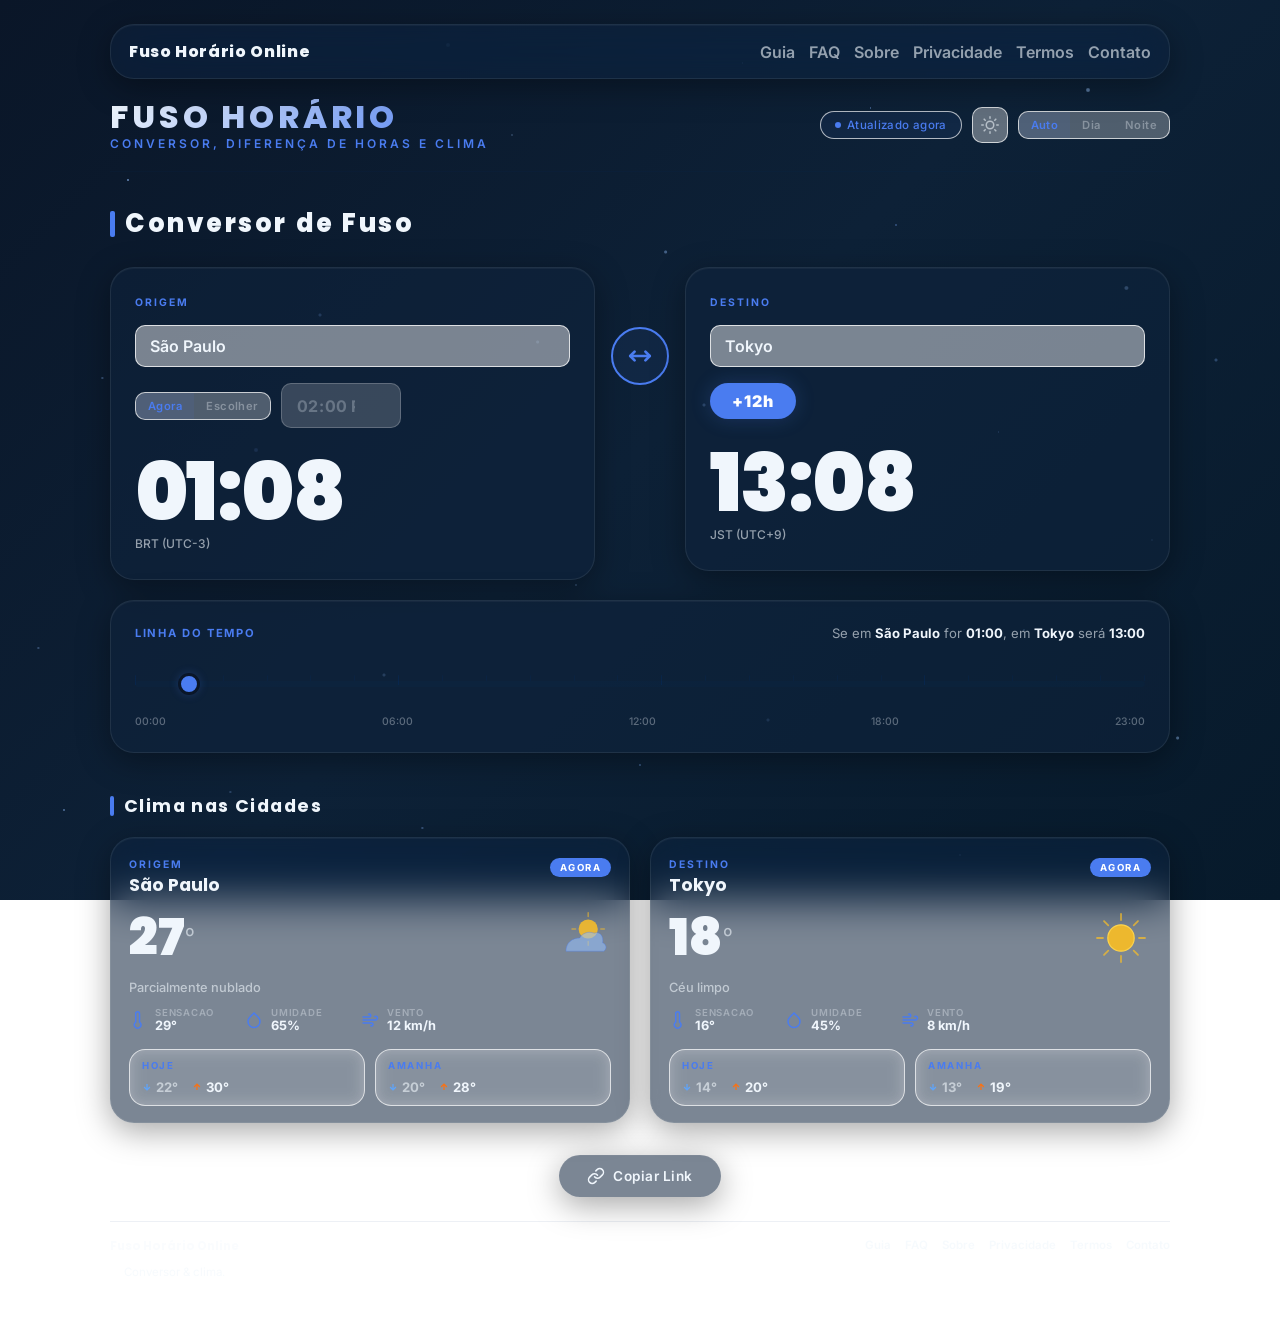
<file: index.html>
<!DOCTYPE html>
<html lang="pt-BR" data-theme="aurora" data-mode="auto">
<head>
  <meta charset="UTF-8" />
  <meta name="viewport" content="width=device-width, initial-scale=1.0" />
  <title>Fuso Hor&aacute;rio Online | Conversor de Hor&aacute;rio e Clima em Tempo Real</title>
  <meta
    name="description"
    content="Compare fusos hor&aacute;rios entre cidades, descubra a diferen&ccedil;a de horas e consulte o clima atual com contexto pr&aacute;tico para viagens, reuni&otilde;es e planejamento internacional."
  />
  <meta
    name="keywords"
    content="fuso horario, conversor de fuso horario, diferenca de horario, clima em tempo real, horario mundial, horario entre paises, que horas sao em outra cidade"
  />
  <meta name="author" content="Fuso Hor&aacute;rio Online" />
  <meta name="robots" content="index, follow, max-snippet:-1, max-image-preview:large, max-video-preview:-1" />
  <link rel="canonical" href="https://fusohorarioeclima.vercel.app/" />
  <meta name="google-site-verification" content="google8b57de95a74a641a" />
  <meta property="og:type" content="website" />
  <meta property="og:url" content="https://fusohorarioeclima.vercel.app/" />
  <meta property="og:title" content="Fuso Hor&aacute;rio Online | Conversor e Clima" />
  <meta
    property="og:description"
    content="Ferramenta gratuita para comparar hor&aacute;rios entre cidades e entender impacto em viagens, trabalho remoto e agenda internacional."
  />
  <meta property="og:image" content="https://fusohorarioeclima.vercel.app/favicon.png" />
  <meta property="og:image:width" content="512" />
  <meta property="og:image:height" content="512" />
  <meta property="og:locale" content="pt_BR" />
  <meta property="og:site_name" content="Fuso Hor&aacute;rio Online" />
  <meta name="twitter:card" content="summary" />
  <meta name="twitter:title" content="Fuso Hor&aacute;rio Online | Conversor e Clima" />
  <meta
    name="twitter:description"
    content="Consulte diferen&ccedil;as de hor&aacute;rio, clima atual e orienta&ccedil;&otilde;es para viagens e reuni&otilde;es internacionais."
  />
  <meta name="twitter:image" content="https://fusohorarioeclima.vercel.app/favicon.png" />
  <script type="application/ld+json">
  {
    "@context": "https://schema.org",
    "@type": "WebSite",
    "name": "Fuso Horario Online",
    "url": "https://fusohorarioeclima.vercel.app/",
    "inLanguage": "pt-BR",
    "description": "Site com conversor de fuso horario, explicacoes praticas sobre diferenca de horas e consulta de clima atual."
  }
  </script>
  <script async src="https://pagead2.googlesyndication.com/pagead/js/adsbygoogle.js?client=ca-pub-4090822520914978" crossorigin="anonymous"></script>
  <link rel="preconnect" href="https://fonts.googleapis.com" />
  <link rel="preconnect" href="https://fonts.gstatic.com" crossorigin />
  <link href="https://fonts.googleapis.com/css2?family=Inter:wght@300;400;500;600;700;800;900&family=Poppins:wght@300;400;500;600;700;800;900&display=swap" rel="stylesheet" />
  <link rel="icon" type="image/png" href="favicon.png" />
  <link rel="apple-touch-icon" href="favicon.png" />
  <link rel="stylesheet" href="styles.css" />
</head>
<body>
  <div id="bg-base" class="bg-layer bg-base" aria-hidden="true"></div>
  <div id="bg-stars" class="bg-layer bg-stars" aria-hidden="true"></div>
  <div id="bg-rain" class="bg-layer bg-rain" aria-hidden="true">
    <div class="rain-drop" style="--i:0"></div>
    <div class="rain-drop" style="--i:1"></div>
    <div class="rain-drop" style="--i:2"></div>
    <div class="rain-drop" style="--i:3"></div>
    <div class="rain-drop" style="--i:4"></div>
    <div class="rain-drop" style="--i:5"></div>
    <div class="rain-drop" style="--i:6"></div>
    <div class="rain-drop" style="--i:7"></div>
    <div class="rain-drop" style="--i:8"></div>
    <div class="rain-drop" style="--i:9"></div>
    <div class="rain-drop" style="--i:10"></div>
    <div class="rain-drop" style="--i:11"></div>
    <div class="rain-drop" style="--i:12"></div>
    <div class="rain-drop" style="--i:13"></div>
    <div class="rain-drop" style="--i:14"></div>
    <div class="rain-drop" style="--i:15"></div>
    <div class="rain-drop" style="--i:16"></div>
    <div class="rain-drop" style="--i:17"></div>
    <div class="rain-drop" style="--i:18"></div>
    <div class="rain-drop" style="--i:19"></div>
    <div class="rain-drop" style="--i:20"></div>
    <div class="rain-drop" style="--i:21"></div>
    <div class="rain-drop" style="--i:22"></div>
    <div class="rain-drop" style="--i:23"></div>
    <div class="rain-drop" style="--i:24"></div>
    <div class="rain-drop" style="--i:25"></div>
    <div class="rain-drop" style="--i:26"></div>
    <div class="rain-drop" style="--i:27"></div>
    <div class="rain-drop" style="--i:28"></div>
    <div class="rain-drop" style="--i:29"></div>
  </div>

  <div class="app-container">
    <nav class="site-nav glass-card" aria-label="Navegacao principal">
      <a href="/" class="site-nav__brand">Fuso Hor&aacute;rio Online</a>
      <div class="site-nav__links">
        <a href="/guia.html">Guia</a>
        <a href="/faq.html">FAQ</a>
        <a href="/sobre.html">Sobre</a>
        <a href="/privacidade.html">Privacidade</a>
        <a href="/termos.html">Termos</a>
        <a href="/contato.html">Contato</a>
      </div>
    </nav>

    <header class="app-header" role="banner">
      <div class="header-left">
        <h1 class="header-title">FUSO HOR&Aacute;RIO</h1>
        <p class="header-subtitle">CONVERSOR, DIFEREN&Ccedil;A DE HORAS E CLIMA</p>
      </div>
      <div class="header-right">
        <div class="status-chip" id="statusChip" aria-live="polite">
          <span class="status-dot"></span>
          <span id="statusText">Atualizado agora</span>
        </div>
        <button class="icon-btn theme-toggle-btn" id="themeToggle" aria-label="Alternar tema de cores" title="Alternar tema">
          <svg width="18" height="18" viewBox="0 0 24 24" fill="none" stroke="currentColor" stroke-width="2" stroke-linecap="round" stroke-linejoin="round"><circle cx="12" cy="12" r="5"/><path d="M12 1v2M12 21v2M4.22 4.22l1.42 1.42M18.36 18.36l1.42 1.42M1 12h2M21 12h2M4.22 19.78l1.42-1.42M18.36 5.64l1.42-1.42"/></svg>
        </button>
        <div class="mode-toggle" role="radiogroup" aria-label="Modo de iluminacao">
          <button class="mode-btn active" data-mode="auto" aria-label="Modo automatico" title="Auto">Auto</button>
          <button class="mode-btn" data-mode="day" aria-label="Modo dia" title="Dia">Dia</button>
          <button class="mode-btn" data-mode="night" aria-label="Modo noite" title="Noite">Noite</button>
        </div>
      </div>
    </header>

    <main>
      <section class="converter-section anim-entry" aria-label="Conversor de fuso horario">
        <h2 class="section-title section-title--hero">Conversor de Fuso</h2>
        <div class="converter-grid">
          <div class="converter-panel glass-card converter-panel--hero">
            <label class="converter-label" for="converterOriginInput">Origem</label>
            <div class="converter-city-wrap">
              <input type="text" id="converterOriginInput" class="converter-city-input glass-input" placeholder="Buscar cidade..." autocomplete="off" aria-label="Cidade de origem" aria-autocomplete="list" aria-controls="autocompleteOrigin" />
              <div class="autocomplete-dropdown" id="autocompleteOrigin" role="listbox" aria-label="Sugestoes de cidade de origem"></div>
            </div>
            <div class="converter-time-row">
              <div class="time-mode-toggle" role="radiogroup" aria-label="Modo de horario de origem">
                <button class="time-mode-btn active" data-time-mode="now" aria-label="Usar horario atual">Agora</button>
                <button class="time-mode-btn" data-time-mode="custom" aria-label="Escolher horario">Escolher</button>
              </div>
              <input type="time" id="originTimeInput" class="time-input glass-input" value="14:00" disabled aria-label="Horario de origem" />
            </div>
            <div class="converter-display converter-display--hero">
              <span class="converter-display__time converter-display__time--hero" id="originDisplayTime">14:00</span>
              <span class="converter-display__tz" id="originDisplayTz">BRT (UTC-3)</span>
            </div>
          </div>

          <div class="swap-wrap">
            <button class="swap-btn swap-btn--hero" id="swapBtn" aria-label="Inverter origem e destino" title="Inverter">
              <svg width="24" height="24" viewBox="0 0 24 24" fill="none" stroke="currentColor" stroke-width="2.5" stroke-linecap="round" stroke-linejoin="round"><path d="M7 16l-4-4 4-4"/><path d="M3 12h18"/><path d="M17 8l4 4-4 4"/></svg>
            </button>
          </div>

          <div class="converter-panel glass-card converter-panel--hero">
            <label class="converter-label" for="converterDestInput">Destino</label>
            <div class="converter-city-wrap">
              <input type="text" id="converterDestInput" class="converter-city-input glass-input" placeholder="Buscar cidade..." autocomplete="off" aria-label="Cidade de destino" aria-autocomplete="list" aria-controls="autocompleteDest" />
              <div class="autocomplete-dropdown" id="autocompleteDest" role="listbox" aria-label="Sugestoes de cidade de destino"></div>
            </div>
            <div class="converter-time-row">
              <span class="converter-diff-badge converter-diff-badge--hero" id="diffBadge">+12h</span>
            </div>
            <div class="converter-display converter-display--hero">
              <span class="converter-display__time converter-display__time--hero" id="destDisplayTime">02:00</span>
              <span class="converter-display__tz" id="destDisplayTz">JST (UTC+9)</span>
            </div>
          </div>
        </div>

        <div class="timeline-section glass-card anim-entry anim-delay-1">
          <div class="timeline-header">
            <span class="timeline-title">Linha do Tempo</span>
            <span class="timeline-desc" id="timelineDesc">Se em <strong>Sao Paulo</strong> for <strong>14:00</strong>, em <strong>Tokyo</strong> sera <strong>02:00 (+1 dia)</strong></span>
          </div>
          <div class="timeline-slider-wrap">
            <label for="timelineSlider" class="sr-only">Selecionar hora (0-23)</label>
            <input type="range" id="timelineSlider" class="timeline-slider" min="0" max="23" value="14" step="1" aria-label="Selecionar horario na linha do tempo" aria-valuemin="0" aria-valuemax="23" aria-valuenow="14" />
            <div class="timeline-ticks" id="timelineTicks" aria-hidden="true"></div>
          </div>
          <div class="timeline-labels">
            <span>00:00</span>
            <span>06:00</span>
            <span>12:00</span>
            <span>18:00</span>
            <span>23:00</span>
          </div>
        </div>
      </section>

      <section class="weather-section" aria-label="Informacoes de clima">
        <h2 class="section-title">Clima nas Cidades</h2>
        <div class="weather-grid">
          <article class="weather-card weather-card--compact glass-card anim-entry anim-delay-2" id="weatherOrigin" aria-label="Clima na cidade de origem">
            <div class="weather-card__header">
              <div class="weather-card__city-wrap">
                <span class="weather-card__label">ORIGEM</span>
                <h2 class="weather-card__city" id="originCity">Sao Paulo</h2>
              </div>
              <span class="weather-card__now-badge">AGORA</span>
            </div>
            <div class="weather-card__main">
              <div class="weather-card__temp-wrap">
                <span class="weather-card__temp" id="originTemp">27</span>
                <span class="weather-card__deg">&deg;</span>
              </div>
              <div class="weather-card__icon" id="originIcon" aria-hidden="true"></div>
            </div>
            <div class="weather-card__condition" id="originCondition">Parcialmente nublado</div>
            <div class="weather-card__details">
              <div class="detail-item">
                <svg class="detail-icon" viewBox="0 0 24 24" fill="none" stroke="currentColor" stroke-width="2"><path d="M14 14.76V3.5a2.5 2.5 0 0 0-5 0v11.26a4.5 4.5 0 1 0 5 0z"/></svg>
                <div>
                  <span class="detail-label">Sensacao</span>
                  <span class="detail-value" id="originFeels">29&deg;</span>
                </div>
              </div>
              <div class="detail-item">
                <svg class="detail-icon" viewBox="0 0 24 24" fill="none" stroke="currentColor" stroke-width="2"><path d="M12 2.69l5.66 5.66a8 8 0 1 1-11.31 0z"/></svg>
                <div>
                  <span class="detail-label">Umidade</span>
                  <span class="detail-value" id="originHumidity">65%</span>
                </div>
              </div>
              <div class="detail-item">
                <svg class="detail-icon" viewBox="0 0 24 24" fill="none" stroke="currentColor" stroke-width="2"><path d="M9.59 4.59A2 2 0 1 1 11 8H2m10.59 11.41A2 2 0 1 0 14 16H2m15.73-8.27A2.5 2.5 0 1 1 19.5 12H2"/></svg>
                <div>
                  <span class="detail-label">Vento</span>
                  <span class="detail-value" id="originWind">12 km/h</span>
                </div>
              </div>
            </div>
            <div class="weather-card__forecast">
              <div class="forecast-mini glass-card-inner" id="originToday">
                <span class="forecast-mini__label">HOJE</span>
                <div class="forecast-mini__temps">
                  <span class="forecast-mini__min">
                    <svg width="10" height="10" viewBox="0 0 24 24" fill="none" stroke="currentColor" stroke-width="3"><path d="M12 5v14M5 12l7 7 7-7"/></svg>
                    <span id="originTodayMin">22&deg;</span>
                  </span>
                  <span class="forecast-mini__max">
                    <svg width="10" height="10" viewBox="0 0 24 24" fill="none" stroke="currentColor" stroke-width="3"><path d="M12 19V5M5 12l7-7 7 7"/></svg>
                    <span id="originTodayMax">30&deg;</span>
                  </span>
                </div>
              </div>
              <div class="forecast-mini glass-card-inner" id="originTomorrow">
                <span class="forecast-mini__label">AMANHA</span>
                <div class="forecast-mini__temps">
                  <span class="forecast-mini__min">
                    <svg width="10" height="10" viewBox="0 0 24 24" fill="none" stroke="currentColor" stroke-width="3"><path d="M12 5v14M5 12l7 7 7-7"/></svg>
                    <span id="originTomorrowMin">20&deg;</span>
                  </span>
                  <span class="forecast-mini__max">
                    <svg width="10" height="10" viewBox="0 0 24 24" fill="none" stroke="currentColor" stroke-width="3"><path d="M12 19V5M5 12l7-7 7 7"/></svg>
                    <span id="originTomorrowMax">28&deg;</span>
                  </span>
                </div>
              </div>
            </div>
          </article>

          <article class="weather-card weather-card--compact glass-card anim-entry anim-delay-3" id="weatherDest" aria-label="Clima na cidade de destino">
            <div class="weather-card__header">
              <div class="weather-card__city-wrap">
                <span class="weather-card__label">DESTINO</span>
                <h2 class="weather-card__city" id="destCity">Tokyo</h2>
              </div>
              <span class="weather-card__now-badge">AGORA</span>
            </div>
            <div class="weather-card__main">
              <div class="weather-card__temp-wrap">
                <span class="weather-card__temp" id="destTemp">18</span>
                <span class="weather-card__deg">&deg;</span>
              </div>
              <div class="weather-card__icon" id="destIcon" aria-hidden="true"></div>
            </div>
            <div class="weather-card__condition" id="destCondition">Ceu limpo</div>
            <div class="weather-card__details">
              <div class="detail-item">
                <svg class="detail-icon" viewBox="0 0 24 24" fill="none" stroke="currentColor" stroke-width="2"><path d="M14 14.76V3.5a2.5 2.5 0 0 0-5 0v11.26a4.5 4.5 0 1 0 5 0z"/></svg>
                <div>
                  <span class="detail-label">Sensacao</span>
                  <span class="detail-value" id="destFeels">16&deg;</span>
                </div>
              </div>
              <div class="detail-item">
                <svg class="detail-icon" viewBox="0 0 24 24" fill="none" stroke="currentColor" stroke-width="2"><path d="M12 2.69l5.66 5.66a8 8 0 1 1-11.31 0z"/></svg>
                <div>
                  <span class="detail-label">Umidade</span>
                  <span class="detail-value" id="destHumidity">45%</span>
                </div>
              </div>
              <div class="detail-item">
                <svg class="detail-icon" viewBox="0 0 24 24" fill="none" stroke="currentColor" stroke-width="2"><path d="M9.59 4.59A2 2 0 1 1 11 8H2m10.59 11.41A2 2 0 1 0 14 16H2m15.73-8.27A2.5 2.5 0 1 1 19.5 12H2"/></svg>
                <div>
                  <span class="detail-label">Vento</span>
                  <span class="detail-value" id="destWind">8 km/h</span>
                </div>
              </div>
            </div>
            <div class="weather-card__forecast">
              <div class="forecast-mini glass-card-inner" id="destToday">
                <span class="forecast-mini__label">HOJE</span>
                <div class="forecast-mini__temps">
                  <span class="forecast-mini__min">
                    <svg width="10" height="10" viewBox="0 0 24 24" fill="none" stroke="currentColor" stroke-width="3"><path d="M12 5v14M5 12l7 7 7-7"/></svg>
                    <span id="destTodayMin">14&deg;</span>
                  </span>
                  <span class="forecast-mini__max">
                    <svg width="10" height="10" viewBox="0 0 24 24" fill="none" stroke="currentColor" stroke-width="3"><path d="M12 19V5M5 12l7-7 7 7"/></svg>
                    <span id="destTodayMax">20&deg;</span>
                  </span>
                </div>
              </div>
              <div class="forecast-mini glass-card-inner" id="destTomorrow">
                <span class="forecast-mini__label">AMANHA</span>
                <div class="forecast-mini__temps">
                  <span class="forecast-mini__min">
                    <svg width="10" height="10" viewBox="0 0 24 24" fill="none" stroke="currentColor" stroke-width="3"><path d="M12 5v14M5 12l7 7 7-7"/></svg>
                    <span id="destTomorrowMin">13&deg;</span>
                  </span>
                  <span class="forecast-mini__max">
                    <svg width="10" height="10" viewBox="0 0 24 24" fill="none" stroke="currentColor" stroke-width="3"><path d="M12 19V5M5 12l7-7 7 7"/></svg>
                    <span id="destTomorrowMax">19&deg;</span>
                  </span>
                </div>
              </div>
            </div>
          </article>
        </div>
      </section>

      <section class="share-section anim-entry anim-delay-3" aria-label="Compartilhar">
        <button class="share-btn glass-card" id="copyLinkBtn" aria-label="Copiar link de compartilhamento">
          <svg width="18" height="18" viewBox="0 0 24 24" fill="none" stroke="currentColor" stroke-width="2" stroke-linecap="round" stroke-linejoin="round"><path d="M10 13a5 5 0 0 0 7.54.54l3-3a5 5 0 0 0-7.07-7.07l-1.72 1.71"/><path d="M14 11a5 5 0 0 0-7.54-.54l-3 3a5 5 0 0 0 7.07 7.07l1.71-1.71"/></svg>
          <span>Copiar Link</span>
        </button>
      </section>
    </main>

    <footer class="app-footer" role="contentinfo">
      <div class="footer-grid">
        <div>
          <p class="footer-title">Fuso Hor&aacute;rio Online</p>
          <p class="footer-copy">Conversor &amp; clima.</p>
        </div>
        <div class="footer-links">
          <a href="/guia.html">Guia</a>
          <a href="/faq.html">FAQ</a>
          <a href="/sobre.html">Sobre</a>
          <a href="/privacidade.html">Privacidade</a>
          <a href="/termos.html">Termos</a>
          <a href="/contato.html">Contato</a>
        </div>
      </div>
    </footer>
  </div>

  <div class="toast-container" id="toastContainer" aria-live="assertive" aria-atomic="true"></div>
  <div class="skeleton-overlay" id="skeletonOverlay" aria-hidden="true">
    <div class="skeleton-card glass-card">
      <div class="skeleton-line skeleton-line--title"></div>
      <div class="skeleton-line skeleton-line--big"></div>
      <div class="skeleton-line skeleton-line--medium"></div>
      <div class="skeleton-line skeleton-line--small"></div>
      <div class="skeleton-line skeleton-line--small"></div>
    </div>
  </div>
  <script src="app.js"></script>
</body>
</html>
</file>
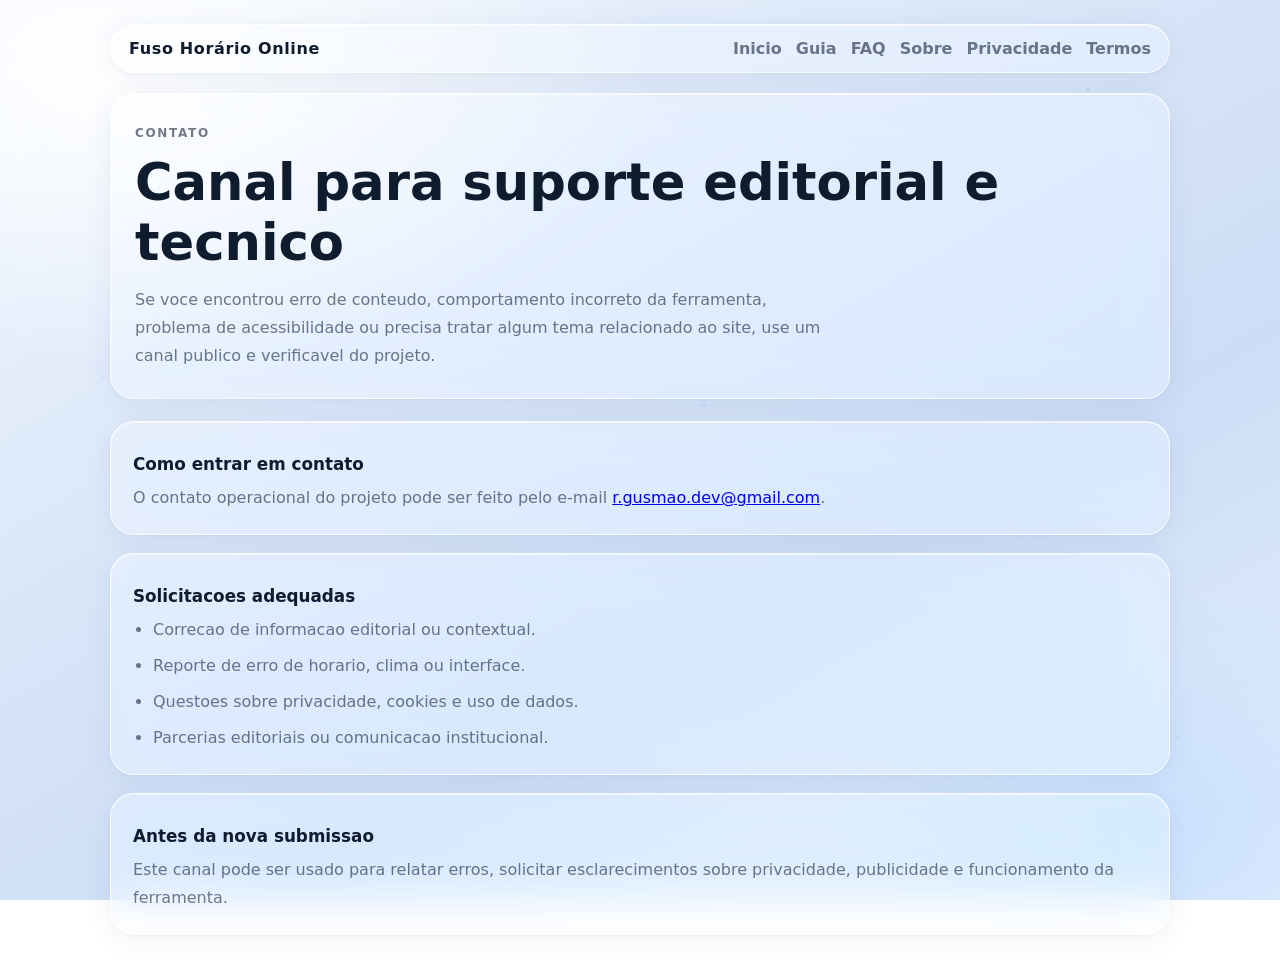
<file: contato.html>
<!DOCTYPE html>
<html lang="pt-BR" data-theme="aurora" data-mode="auto">
<head>
  <meta charset="UTF-8" />
  <meta name="viewport" content="width=device-width, initial-scale=1.0" />
  <title>Contato | Fuso Hor&aacute;rio Online</title>
  <meta name="description" content="Pagina de contato do site Fuso Horario Online." />
  <link rel="canonical" href="https://fusohorarioeclima.vercel.app/contato.html" />
  <link rel="stylesheet" href="styles.css" />
</head>
<body>
  <div id="bg-base" class="bg-layer bg-base" aria-hidden="true"></div>
  <div id="bg-stars" class="bg-layer bg-stars" aria-hidden="true"></div>
  <div class="app-container static-page">
    <nav class="site-nav glass-card" aria-label="Navegacao principal">
      <a href="/" class="site-nav__brand">Fuso Hor&aacute;rio Online</a>
      <div class="site-nav__links">
        <a href="/">Inicio</a>
        <a href="/guia.html">Guia</a>
        <a href="/faq.html">FAQ</a>
        <a href="/sobre.html">Sobre</a>
        <a href="/privacidade.html">Privacidade</a>
        <a href="/termos.html">Termos</a>
      </div>
    </nav>

    <header class="static-page__hero glass-card">
      <p class="section-kicker">Contato</p>
      <h1>Canal para suporte editorial e tecnico</h1>
      <p>Se voce encontrou erro de conteudo, comportamento incorreto da ferramenta, problema de acessibilidade ou precisa tratar algum tema relacionado ao site, use um canal publico e verificavel do projeto.</p>
    </header>

    <main class="static-page__stack">
      <section class="static-page__panel glass-card">
        <h2>Como entrar em contato</h2>
        <p>O contato operacional do projeto pode ser feito pelo e-mail <a href="mailto:r.gusmao.dev@gmail.com">r.gusmao.dev@gmail.com</a>.</p>
      </section>
      <section class="static-page__panel glass-card">
        <h2>Solicitacoes adequadas</h2>
        <ul>
          <li>Correcao de informacao editorial ou contextual.</li>
          <li>Reporte de erro de horario, clima ou interface.</li>
          <li>Questoes sobre privacidade, cookies e uso de dados.</li>
          <li>Parcerias editoriais ou comunicacao institucional.</li>
        </ul>
      </section>
      <section class="static-page__panel glass-card">
        <h2>Antes da nova submissao</h2>
        <p>Este canal pode ser usado para relatar erros, solicitar esclarecimentos sobre privacidade, publicidade e funcionamento da ferramenta.</p>
      </section>
    </main>
  </div>
</body>
</html>
</file>
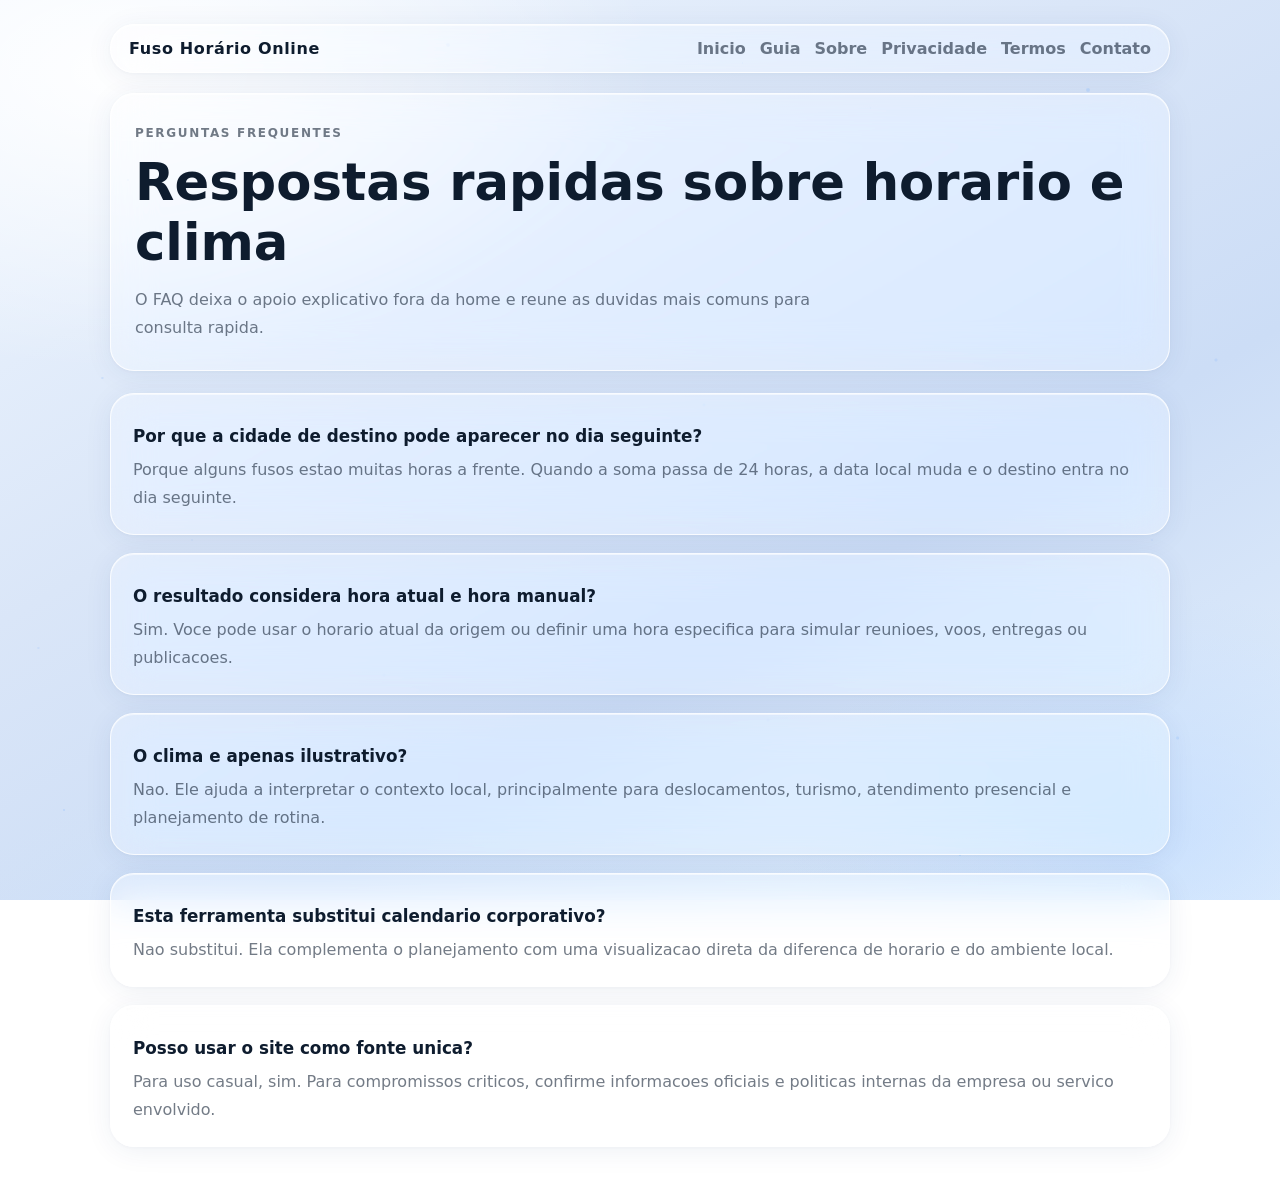
<file: faq.html>
<!DOCTYPE html>
<html lang="pt-BR" data-theme="aurora" data-mode="auto">
<head>
  <meta charset="UTF-8" />
  <meta name="viewport" content="width=device-width, initial-scale=1.0" />
  <title>FAQ | Fuso Hor&aacute;rio Online</title>
  <meta name="description" content="Perguntas frequentes sobre fusos horarios, mudanca de data, clima e uso da ferramenta." />
  <link rel="canonical" href="https://fusohorarioeclima.vercel.app/faq.html" />
  <link rel="stylesheet" href="styles.css" />
</head>
<body>
  <div id="bg-base" class="bg-layer bg-base" aria-hidden="true"></div>
  <div id="bg-stars" class="bg-layer bg-stars" aria-hidden="true"></div>
  <div class="app-container static-page">
    <nav class="site-nav glass-card" aria-label="Navegacao principal">
      <a href="/" class="site-nav__brand">Fuso Hor&aacute;rio Online</a>
      <div class="site-nav__links">
        <a href="/">Inicio</a>
        <a href="/guia.html">Guia</a>
        <a href="/sobre.html">Sobre</a>
        <a href="/privacidade.html">Privacidade</a>
        <a href="/termos.html">Termos</a>
        <a href="/contato.html">Contato</a>
      </div>
    </nav>

    <header class="static-page__hero glass-card">
      <p class="section-kicker">Perguntas frequentes</p>
      <h1>Respostas rapidas sobre horario e clima</h1>
      <p>O FAQ deixa o apoio explicativo fora da home e reune as duvidas mais comuns para consulta rapida.</p>
    </header>

    <main class="static-page__stack">
      <section class="static-page__panel glass-card">
        <h2>Por que a cidade de destino pode aparecer no dia seguinte?</h2>
        <p>Porque alguns fusos estao muitas horas a frente. Quando a soma passa de 24 horas, a data local muda e o destino entra no dia seguinte.</p>
      </section>
      <section class="static-page__panel glass-card">
        <h2>O resultado considera hora atual e hora manual?</h2>
        <p>Sim. Voce pode usar o horario atual da origem ou definir uma hora especifica para simular reunioes, voos, entregas ou publicacoes.</p>
      </section>
      <section class="static-page__panel glass-card">
        <h2>O clima e apenas ilustrativo?</h2>
        <p>Nao. Ele ajuda a interpretar o contexto local, principalmente para deslocamentos, turismo, atendimento presencial e planejamento de rotina.</p>
      </section>
      <section class="static-page__panel glass-card">
        <h2>Esta ferramenta substitui calendario corporativo?</h2>
        <p>Nao substitui. Ela complementa o planejamento com uma visualizacao direta da diferenca de horario e do ambiente local.</p>
      </section>
      <section class="static-page__panel glass-card">
        <h2>Posso usar o site como fonte unica?</h2>
        <p>Para uso casual, sim. Para compromissos criticos, confirme informacoes oficiais e politicas internas da empresa ou servico envolvido.</p>
      </section>
    </main>
  </div>
</body>
</html>
</file>
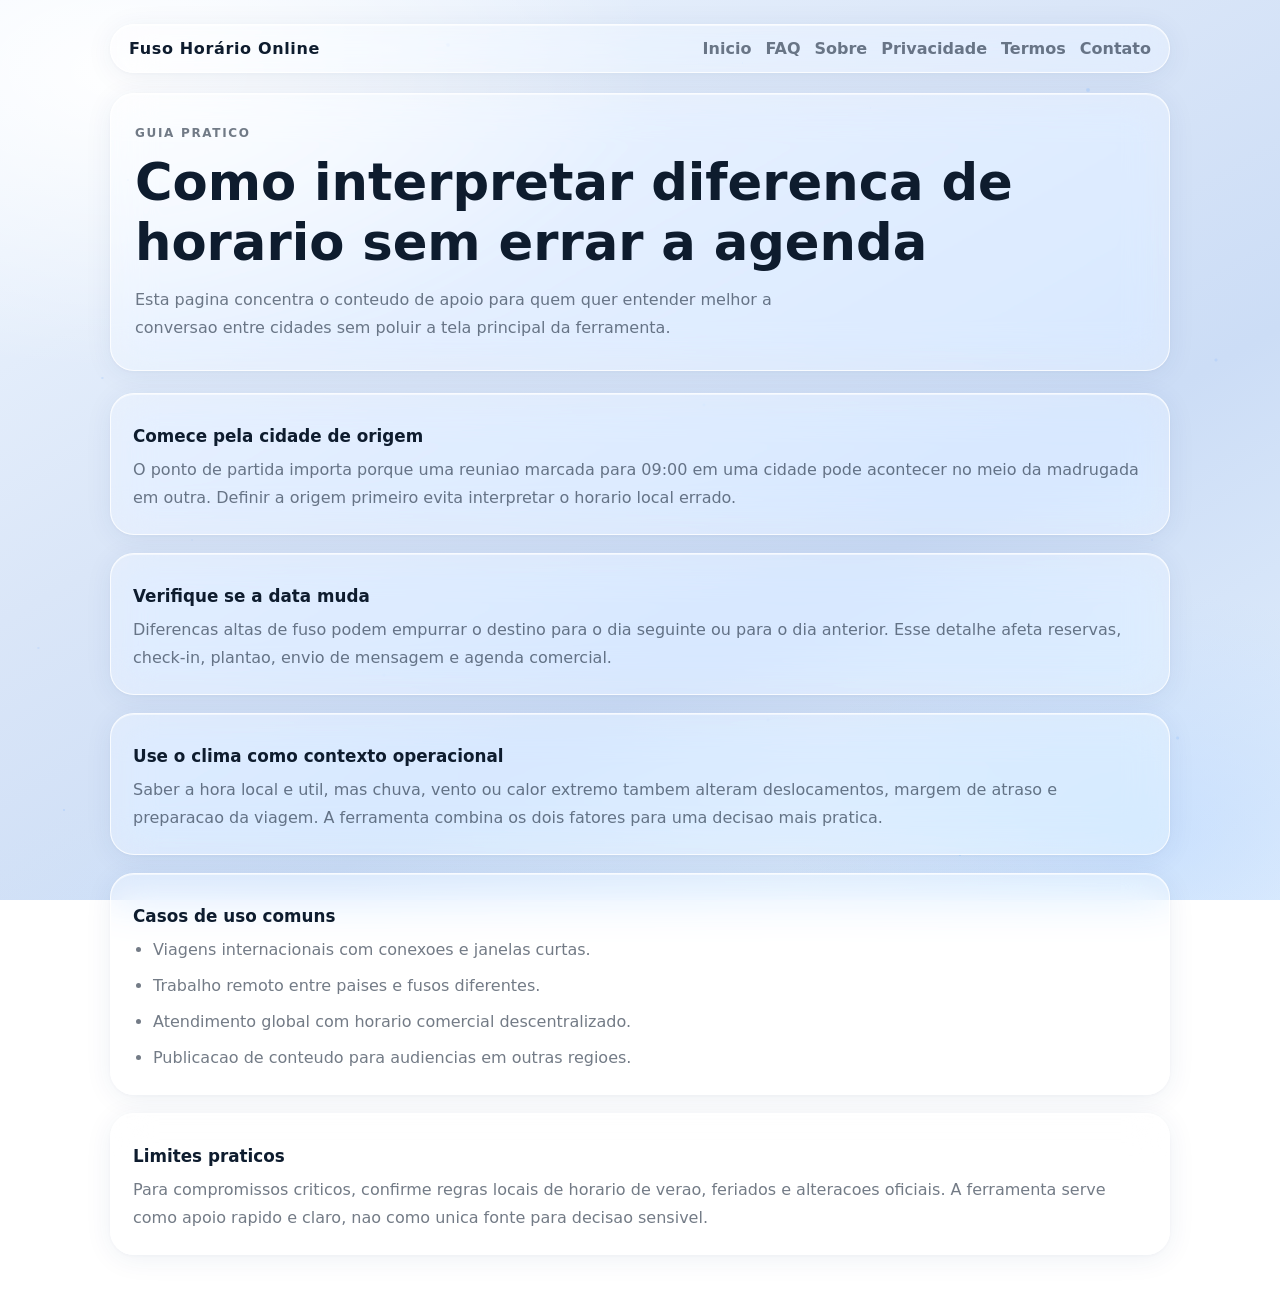
<file: guia.html>
<!DOCTYPE html>
<html lang="pt-BR" data-theme="aurora" data-mode="auto">
<head>
  <meta charset="UTF-8" />
  <meta name="viewport" content="width=device-width, initial-scale=1.0" />
  <title>Guia | Fuso Hor&aacute;rio Online</title>
  <meta name="description" content="Guia pratico para interpretar diferenca de horario, mudanca de data e uso do clima no planejamento entre cidades." />
  <link rel="canonical" href="https://fusohorarioeclima.vercel.app/guia.html" />
  <link rel="stylesheet" href="styles.css" />
</head>
<body>
  <div id="bg-base" class="bg-layer bg-base" aria-hidden="true"></div>
  <div id="bg-stars" class="bg-layer bg-stars" aria-hidden="true"></div>
  <div class="app-container static-page">
    <nav class="site-nav glass-card" aria-label="Navegacao principal">
      <a href="/" class="site-nav__brand">Fuso Hor&aacute;rio Online</a>
      <div class="site-nav__links">
        <a href="/">Inicio</a>
        <a href="/faq.html">FAQ</a>
        <a href="/sobre.html">Sobre</a>
        <a href="/privacidade.html">Privacidade</a>
        <a href="/termos.html">Termos</a>
        <a href="/contato.html">Contato</a>
      </div>
    </nav>

    <header class="static-page__hero glass-card">
      <p class="section-kicker">Guia pratico</p>
      <h1>Como interpretar diferenca de horario sem errar a agenda</h1>
      <p>Esta pagina concentra o conteudo de apoio para quem quer entender melhor a conversao entre cidades sem poluir a tela principal da ferramenta.</p>
    </header>

    <main class="static-page__stack">
      <section class="static-page__panel glass-card">
        <h2>Comece pela cidade de origem</h2>
        <p>O ponto de partida importa porque uma reuniao marcada para 09:00 em uma cidade pode acontecer no meio da madrugada em outra. Definir a origem primeiro evita interpretar o horario local errado.</p>
      </section>
      <section class="static-page__panel glass-card">
        <h2>Verifique se a data muda</h2>
        <p>Diferencas altas de fuso podem empurrar o destino para o dia seguinte ou para o dia anterior. Esse detalhe afeta reservas, check-in, plantao, envio de mensagem e agenda comercial.</p>
      </section>
      <section class="static-page__panel glass-card">
        <h2>Use o clima como contexto operacional</h2>
        <p>Saber a hora local e util, mas chuva, vento ou calor extremo tambem alteram deslocamentos, margem de atraso e preparacao da viagem. A ferramenta combina os dois fatores para uma decisao mais pratica.</p>
      </section>
      <section class="static-page__panel glass-card">
        <h2>Casos de uso comuns</h2>
        <ul>
          <li>Viagens internacionais com conexoes e janelas curtas.</li>
          <li>Trabalho remoto entre paises e fusos diferentes.</li>
          <li>Atendimento global com horario comercial descentralizado.</li>
          <li>Publicacao de conteudo para audiencias em outras regioes.</li>
        </ul>
      </section>
      <section class="static-page__panel glass-card">
        <h2>Limites praticos</h2>
        <p>Para compromissos criticos, confirme regras locais de horario de verao, feriados e alteracoes oficiais. A ferramenta serve como apoio rapido e claro, nao como unica fonte para decisao sensivel.</p>
      </section>
    </main>
  </div>
</body>
</html>
</file>
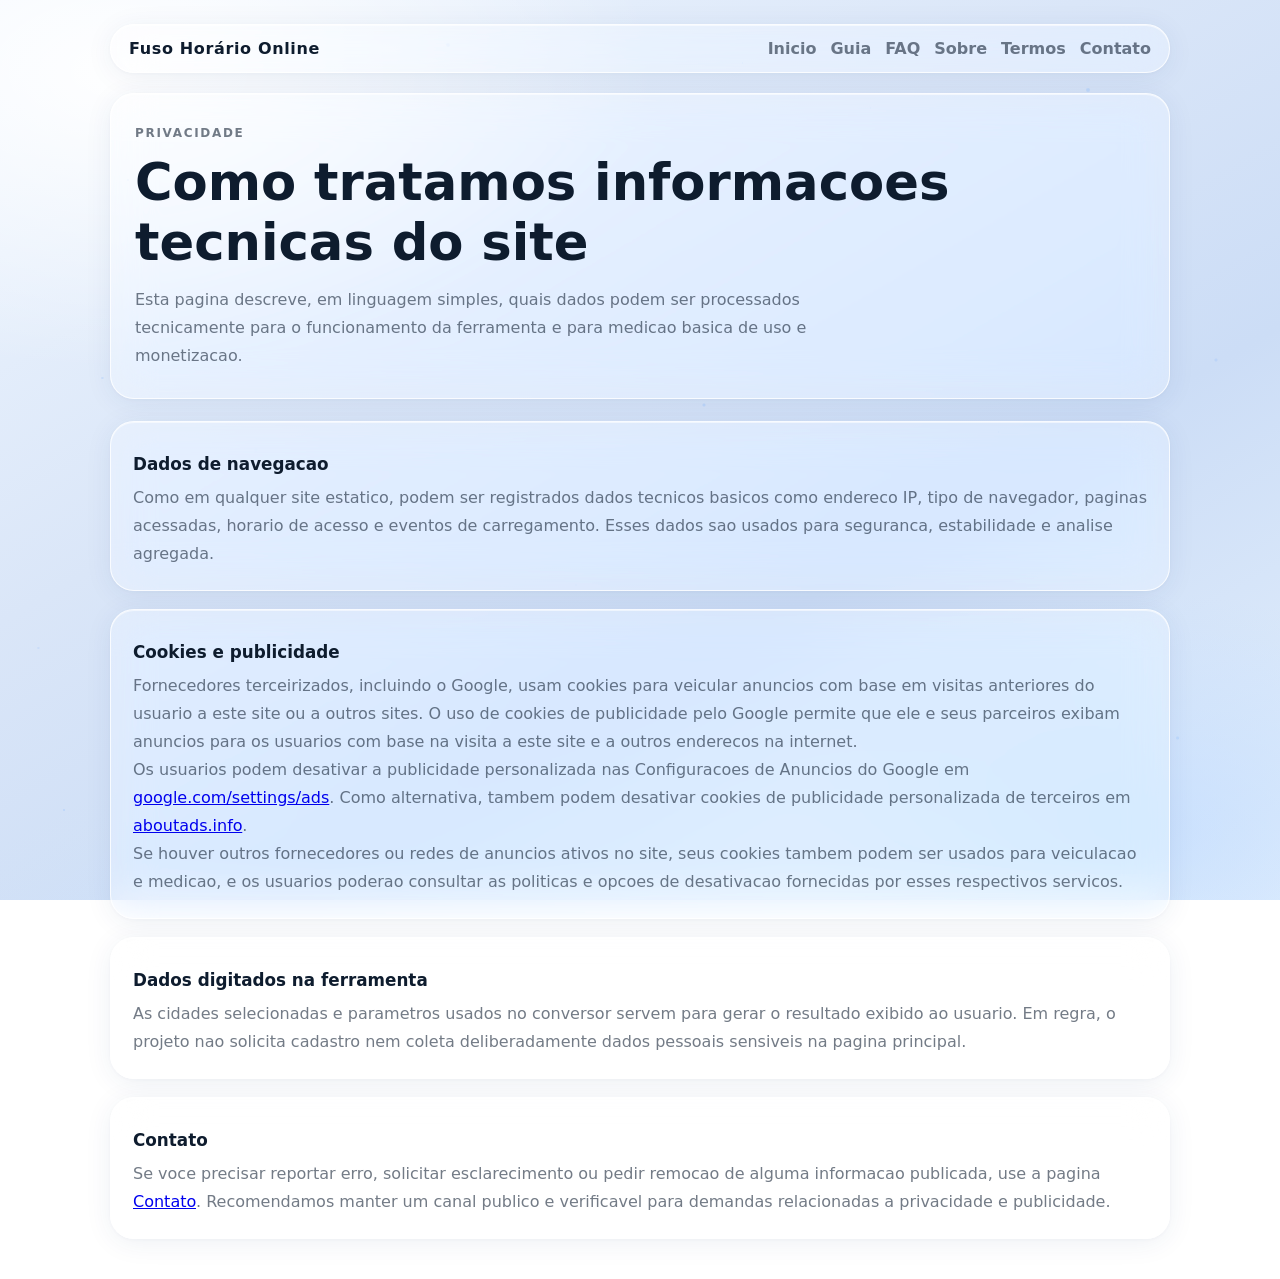
<file: privacidade.html>
<!DOCTYPE html>
<html lang="pt-BR" data-theme="aurora" data-mode="auto">
<head>
  <meta charset="UTF-8" />
  <meta name="viewport" content="width=device-width, initial-scale=1.0" />
  <title>Privacidade | Fuso Hor&aacute;rio Online</title>
  <meta name="description" content="Politica de privacidade do site Fuso Horario Online." />
  <link rel="canonical" href="https://fusohorarioeclima.vercel.app/privacidade.html" />
  <link rel="stylesheet" href="styles.css" />
</head>
<body>
  <div id="bg-base" class="bg-layer bg-base" aria-hidden="true"></div>
  <div id="bg-stars" class="bg-layer bg-stars" aria-hidden="true"></div>
  <div class="app-container static-page">
    <nav class="site-nav glass-card" aria-label="Navegacao principal">
      <a href="/" class="site-nav__brand">Fuso Hor&aacute;rio Online</a>
      <div class="site-nav__links">
        <a href="/">Inicio</a>
        <a href="/guia.html">Guia</a>
        <a href="/faq.html">FAQ</a>
        <a href="/sobre.html">Sobre</a>
        <a href="/termos.html">Termos</a>
        <a href="/contato.html">Contato</a>
      </div>
    </nav>

    <header class="static-page__hero glass-card">
      <p class="section-kicker">Privacidade</p>
      <h1>Como tratamos informacoes tecnicas do site</h1>
      <p>Esta pagina descreve, em linguagem simples, quais dados podem ser processados tecnicamente para o funcionamento da ferramenta e para medicao basica de uso e monetizacao.</p>
    </header>

    <main class="static-page__stack">
      <section class="static-page__panel glass-card">
        <h2>Dados de navegacao</h2>
        <p>Como em qualquer site estatico, podem ser registrados dados tecnicos basicos como endereco IP, tipo de navegador, paginas acessadas, horario de acesso e eventos de carregamento. Esses dados sao usados para seguranca, estabilidade e analise agregada.</p>
      </section>
      <section class="static-page__panel glass-card">
        <h2>Cookies e publicidade</h2>
        <p>Fornecedores terceirizados, incluindo o Google, usam cookies para veicular anuncios com base em visitas anteriores do usuario a este site ou a outros sites. O uso de cookies de publicidade pelo Google permite que ele e seus parceiros exibam anuncios para os usuarios com base na visita a este site e a outros enderecos na internet.</p>
        <p>Os usuarios podem desativar a publicidade personalizada nas Configuracoes de Anuncios do Google em <a href="https://www.google.com/settings/ads" target="_blank" rel="noopener noreferrer">google.com/settings/ads</a>. Como alternativa, tambem podem desativar cookies de publicidade personalizada de terceiros em <a href="https://www.aboutads.info" target="_blank" rel="noopener noreferrer">aboutads.info</a>.</p>
        <p>Se houver outros fornecedores ou redes de anuncios ativos no site, seus cookies tambem podem ser usados para veiculacao e medicao, e os usuarios poderao consultar as politicas e opcoes de desativacao fornecidas por esses respectivos servicos.</p>
      </section>
      <section class="static-page__panel glass-card">
        <h2>Dados digitados na ferramenta</h2>
        <p>As cidades selecionadas e parametros usados no conversor servem para gerar o resultado exibido ao usuario. Em regra, o projeto nao solicita cadastro nem coleta deliberadamente dados pessoais sensiveis na pagina principal.</p>
      </section>
      <section class="static-page__panel glass-card">
        <h2>Contato</h2>
        <p>Se voce precisar reportar erro, solicitar esclarecimento ou pedir remocao de alguma informacao publicada, use a pagina <a href="/contato.html">Contato</a>. Recomendamos manter um canal publico e verificavel para demandas relacionadas a privacidade e publicidade.</p>
      </section>
    </main>
  </div>
</body>
</html>
</file>
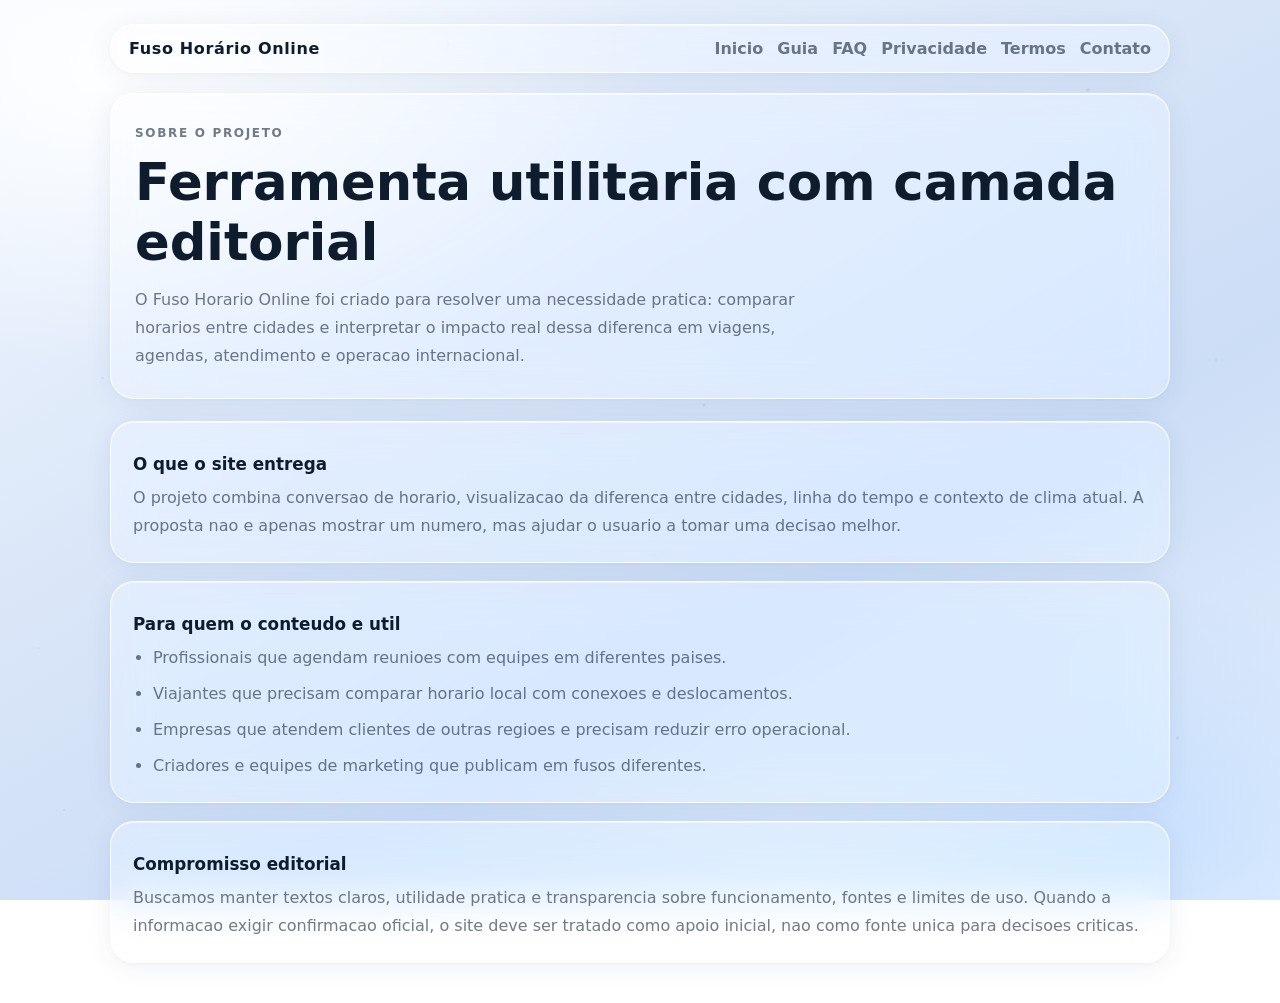
<file: sobre.html>
<!DOCTYPE html>
<html lang="pt-BR" data-theme="aurora" data-mode="auto">
<head>
  <meta charset="UTF-8" />
  <meta name="viewport" content="width=device-width, initial-scale=1.0" />
  <title>Sobre | Fuso Hor&aacute;rio Online</title>
  <meta name="description" content="Entenda o objetivo editorial do projeto Fuso Horario Online e como a ferramenta combina conversao de horario com contexto de clima." />
  <link rel="canonical" href="https://fusohorarioeclima.vercel.app/sobre.html" />
  <link rel="stylesheet" href="styles.css" />
</head>
<body>
  <div id="bg-base" class="bg-layer bg-base" aria-hidden="true"></div>
  <div id="bg-stars" class="bg-layer bg-stars" aria-hidden="true"></div>
  <div class="app-container static-page">
    <nav class="site-nav glass-card" aria-label="Navegacao principal">
      <a href="/" class="site-nav__brand">Fuso Hor&aacute;rio Online</a>
      <div class="site-nav__links">
        <a href="/">Inicio</a>
        <a href="/guia.html">Guia</a>
        <a href="/faq.html">FAQ</a>
        <a href="/privacidade.html">Privacidade</a>
        <a href="/termos.html">Termos</a>
        <a href="/contato.html">Contato</a>
      </div>
    </nav>

    <header class="static-page__hero glass-card">
      <p class="section-kicker">Sobre o projeto</p>
      <h1>Ferramenta utilitaria com camada editorial</h1>
      <p>O Fuso Horario Online foi criado para resolver uma necessidade pratica: comparar horarios entre cidades e interpretar o impacto real dessa diferenca em viagens, agendas, atendimento e operacao internacional.</p>
    </header>

    <main class="static-page__stack">
      <section class="static-page__panel glass-card">
        <h2>O que o site entrega</h2>
        <p>O projeto combina conversao de horario, visualizacao da diferenca entre cidades, linha do tempo e contexto de clima atual. A proposta nao e apenas mostrar um numero, mas ajudar o usuario a tomar uma decisao melhor.</p>
      </section>
      <section class="static-page__panel glass-card">
        <h2>Para quem o conteudo e util</h2>
        <ul>
          <li>Profissionais que agendam reunioes com equipes em diferentes paises.</li>
          <li>Viajantes que precisam comparar horario local com conexoes e deslocamentos.</li>
          <li>Empresas que atendem clientes de outras regioes e precisam reduzir erro operacional.</li>
          <li>Criadores e equipes de marketing que publicam em fusos diferentes.</li>
        </ul>
      </section>
      <section class="static-page__panel glass-card">
        <h2>Compromisso editorial</h2>
        <p>Buscamos manter textos claros, utilidade pratica e transparencia sobre funcionamento, fontes e limites de uso. Quando a informacao exigir confirmacao oficial, o site deve ser tratado como apoio inicial, nao como fonte unica para decisoes criticas.</p>
      </section>
    </main>
  </div>
</body>
</html>
</file>
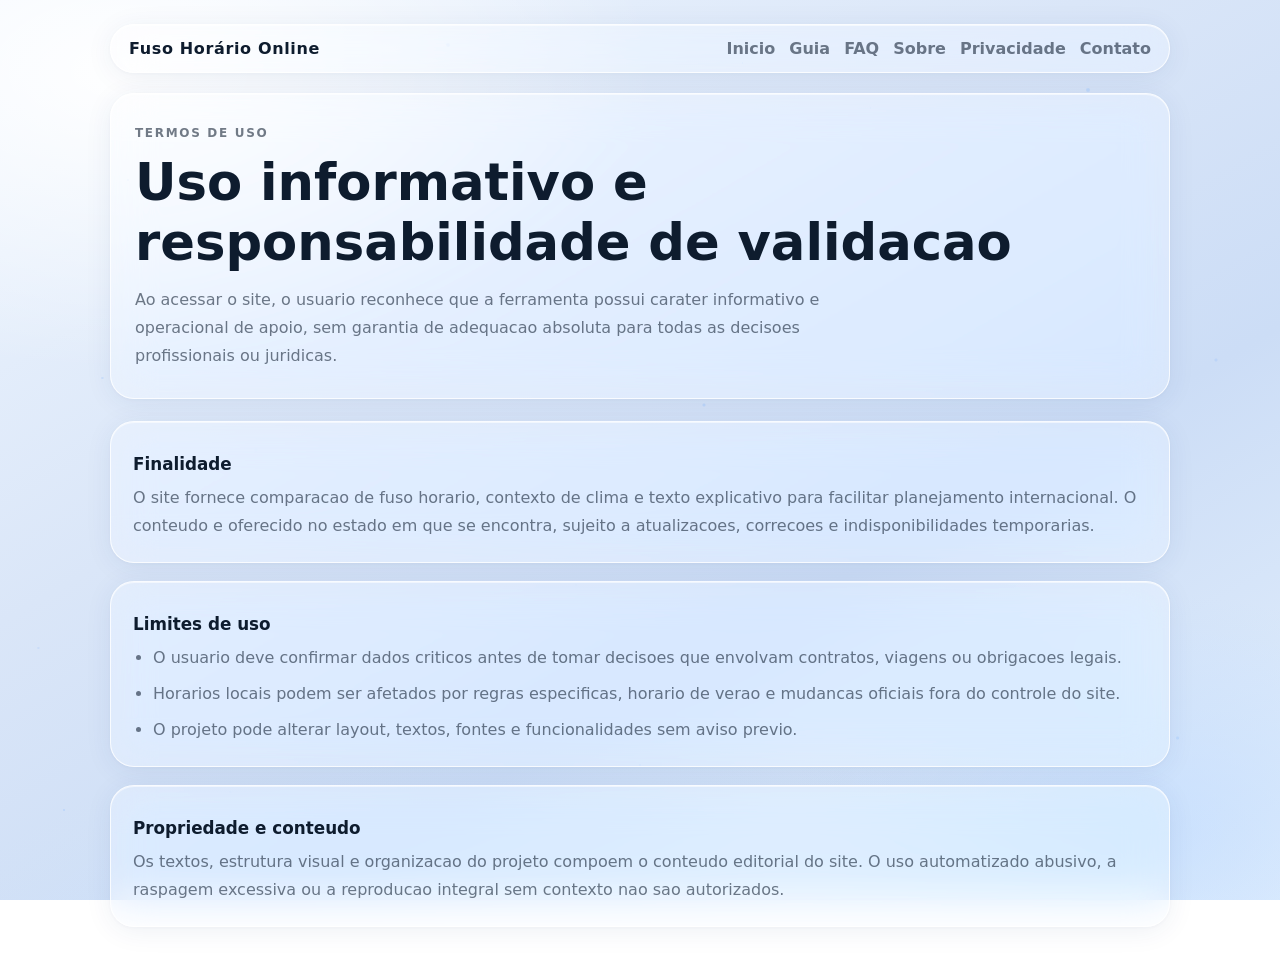
<file: termos.html>
<!DOCTYPE html>
<html lang="pt-BR" data-theme="aurora" data-mode="auto">
<head>
  <meta charset="UTF-8" />
  <meta name="viewport" content="width=device-width, initial-scale=1.0" />
  <title>Termos de Uso | Fuso Hor&aacute;rio Online</title>
  <meta name="description" content="Termos de uso do site Fuso Horario Online." />
  <link rel="canonical" href="https://fusohorarioeclima.vercel.app/termos.html" />
  <link rel="stylesheet" href="styles.css" />
</head>
<body>
  <div id="bg-base" class="bg-layer bg-base" aria-hidden="true"></div>
  <div id="bg-stars" class="bg-layer bg-stars" aria-hidden="true"></div>
  <div class="app-container static-page">
    <nav class="site-nav glass-card" aria-label="Navegacao principal">
      <a href="/" class="site-nav__brand">Fuso Hor&aacute;rio Online</a>
      <div class="site-nav__links">
        <a href="/">Inicio</a>
        <a href="/guia.html">Guia</a>
        <a href="/faq.html">FAQ</a>
        <a href="/sobre.html">Sobre</a>
        <a href="/privacidade.html">Privacidade</a>
        <a href="/contato.html">Contato</a>
      </div>
    </nav>

    <header class="static-page__hero glass-card">
      <p class="section-kicker">Termos de uso</p>
      <h1>Uso informativo e responsabilidade de validacao</h1>
      <p>Ao acessar o site, o usuario reconhece que a ferramenta possui carater informativo e operacional de apoio, sem garantia de adequacao absoluta para todas as decisoes profissionais ou juridicas.</p>
    </header>

    <main class="static-page__stack">
      <section class="static-page__panel glass-card">
        <h2>Finalidade</h2>
        <p>O site fornece comparacao de fuso horario, contexto de clima e texto explicativo para facilitar planejamento internacional. O conteudo e oferecido no estado em que se encontra, sujeito a atualizacoes, correcoes e indisponibilidades temporarias.</p>
      </section>
      <section class="static-page__panel glass-card">
        <h2>Limites de uso</h2>
        <ul>
          <li>O usuario deve confirmar dados criticos antes de tomar decisoes que envolvam contratos, viagens ou obrigacoes legais.</li>
          <li>Horarios locais podem ser afetados por regras especificas, horario de verao e mudancas oficiais fora do controle do site.</li>
          <li>O projeto pode alterar layout, textos, fontes e funcionalidades sem aviso previo.</li>
        </ul>
      </section>
      <section class="static-page__panel glass-card">
        <h2>Propriedade e conteudo</h2>
        <p>Os textos, estrutura visual e organizacao do projeto compoem o conteudo editorial do site. O uso automatizado abusivo, a raspagem excessiva ou a reproducao integral sem contexto nao sao autorizados.</p>
      </section>
    </main>
  </div>
</body>
</html>
</file>
<file: styles.css>
/* ==========================================================================
   CLIMA & FUSO — styles.css
   Premium glassmorphism weather + timezone converter UI
   ========================================================================== */

/* ---------- RESET & BASE ---------- */
*, *::before, *::after {
  margin: 0;
  padding: 0;
  box-sizing: border-box;
}

:root {
  /* ---- Ice Silver (default) ---- */
  --bg-1: #edf2fb;
  --bg-2: #dae6f6;
  --bg-3: #e6f0fb;
  --accent: #4a7cf0;
  --accent-glow: rgba(74, 124, 240, .22);
  --accent-2: #3b63d4;
  --accent-surface: rgba(74, 124, 240, .08);
  --glass-bg: rgba(255, 255, 255, .30);
  --glass-border: rgba(255, 255, 255, .78);
  --glass-highlight: rgba(255, 255, 255, .55);
  --card-shadow: 0 4px 28px rgba(0, 50, 120, .07), 0 1px 4px rgba(0, 50, 120, .04);
  --text-primary: #0e1c2e;
  --text-secondary: rgba(14, 28, 46, .58);
  --text-tertiary: rgba(14, 28, 46, .36);
  --star-opacity: 0.75;
  --rain-opacity: 0;
  --gradient-sunset:
    radial-gradient(ellipse 75% 60% at 10% 8%,  rgba(255,255,255,.97) 0%, transparent 55%),
    radial-gradient(ellipse 55% 50% at 90% 92%, rgba(190,218,255,.62) 0%, transparent 52%),
    radial-gradient(ellipse 100% 55% at 50% 110%, rgba(208,232,255,.38) 0%, transparent 60%),
    linear-gradient(150deg, #f0f7ff 0%, #dae6f8 38%, #ccddf6 65%, #e4f0fd 100%);

  /* ---- Shared tokens ---- */
  --font-primary: 'Inter', 'Poppins', system-ui, -apple-system, sans-serif;
  --font-display: 'Poppins', 'Inter', system-ui, sans-serif;
  --radius-sm: 10px;
  --radius-md: 16px;
  --radius-lg: 24px;
  --radius-xl: 32px;
  --transition-fast: .2s cubic-bezier(.4,0,.2,1);
  --transition-med: .4s cubic-bezier(.4,0,.2,1);
  --transition-slow: .6s cubic-bezier(.4,0,.2,1);
  --max-width: 1100px;
}

/* ---- Ice Gold theme ---- */
[data-theme="nebula"] {
  --bg-1: #fdf7ed;
  --bg-2: #faebd4;
  --bg-3: #fef2e2;
  --accent: #d97706;
  --accent-glow: rgba(217, 119, 6, .22);
  --accent-2: #b45309;
  --accent-surface: rgba(217, 119, 6, .08);
  --glass-bg: rgba(255, 255, 255, .30);
  --glass-border: rgba(255, 255, 255, .78);
  --glass-highlight: rgba(255, 255, 255, .55);
  --card-shadow: 0 4px 28px rgba(80, 40, 0, .07), 0 1px 4px rgba(80, 40, 0, .04);
  --text-primary: #1c0e00;
  --text-secondary: rgba(28, 14, 0, .55);
  --text-tertiary: rgba(28, 14, 0, .33);
  --gradient-sunset:
    radial-gradient(ellipse 75% 60% at 10% 8%,  rgba(255,255,255,.97) 0%, transparent 55%),
    radial-gradient(ellipse 55% 50% at 90% 92%, rgba(255,218,160,.62) 0%, transparent 52%),
    radial-gradient(ellipse 100% 55% at 50% 110%, rgba(255,230,190,.38) 0%, transparent 60%),
    linear-gradient(150deg, #fff9f0 0%, #faebd4 38%, #f5dfc0 65%, #faf2e4 100%);
}

/* ---- Day mode overrides (brighter ice) ---- */
[data-mode="day"] {
  --glass-bg: rgba(255, 255, 255, .40);
  --star-opacity: 0.35;
}

[data-theme="nebula"][data-mode="day"] {
  --glass-bg: rgba(255, 255, 255, .40);
  --star-opacity: 0.35;
}

/* ---- Night mode overrides (dark) ---- */
[data-mode="night"] {
  --bg-1: #0a1628;
  --bg-2: #0d2137;
  --bg-3: #071a2b;
  --glass-bg: rgba(15, 35, 60, .55);
  --glass-border: rgba(255, 255, 255, .08);
  --glass-highlight: rgba(255, 255, 255, .04);
  --card-shadow: 0 8px 32px rgba(0, 0, 0, .35);
  --text-primary: #f0f6fc;
  --text-secondary: rgba(240, 246, 252, .6);
  --text-tertiary: rgba(240, 246, 252, .35);
  --star-opacity: 1;
  --gradient-sunset: linear-gradient(135deg, #0a1628 0%, #0d2137 50%, #071a2b 100%);
}

[data-theme="nebula"][data-mode="night"] {
  --bg-1: #13072a;
  --bg-2: #1e0a3e;
  --bg-3: #0f0620;
  --glass-bg: rgba(30, 15, 60, .55);
  --glass-border: rgba(255, 255, 255, .08);
  --glass-highlight: rgba(255, 255, 255, .04);
  --text-primary: #f5f0ff;
  --text-secondary: rgba(245, 240, 255, .6);
  --text-tertiary: rgba(245, 240, 255, .35);
  --accent: #c084fc;
  --accent-glow: rgba(192, 132, 252, .25);
  --star-opacity: 1;
  --gradient-sunset: linear-gradient(135deg, #13072a 0%, #1e0a3e 50%, #0f0620 100%);
}

/* ---- Rain condition ---- */
[data-condition="rain"] {
  --rain-opacity: 1;
  --star-opacity: 0.1;
}

[data-condition="cloudy"] {
  --star-opacity: 0.2;
}

/* ---------- BODY ---------- */
html {
  font-size: 16px;
  scroll-behavior: smooth;
}

body {
  font-family: var(--font-primary);
  color: var(--text-primary);
  min-height: 100vh;
  overflow-x: hidden;
  position: relative;
  -webkit-font-smoothing: antialiased;
  -moz-osx-font-smoothing: grayscale;
}

/* ---------- BACKGROUND LAYERS ---------- */
.bg-layer {
  position: fixed;
  inset: 0;
  z-index: 0;
  pointer-events: none;
  transition: opacity var(--transition-slow), background var(--transition-slow);
}

.bg-base {
  background: var(--gradient-sunset);
}

/* Stars using radial gradients */
.bg-stars {
  opacity: var(--star-opacity);
  background-image:
    radial-gradient(1.5px 1.5px at 10% 20%, rgba(148,192,255,.50) 50%, transparent 100%),
    radial-gradient(2px 2px at 25% 35%,   rgba(130,180,255,.38) 50%, transparent 100%),
    radial-gradient(1px 1px at 40% 15%,   rgba(160,200,255,.30) 50%, transparent 100%),
    radial-gradient(2px 2px at 55% 45%,   rgba(148,192,255,.45) 50%, transparent 100%),
    radial-gradient(1.5px 1.5px at 70% 25%, rgba(120,170,255,.28) 50%, transparent 100%),
    radial-gradient(2.5px 2.5px at 85% 10%, rgba(155,200,255,.52) 50%, transparent 100%),
    radial-gradient(1px 1px at 15% 60%,   rgba(140,185,255,.25) 50%, transparent 100%),
    radial-gradient(2px 2px at 30% 75%,   rgba(148,192,255,.40) 50%, transparent 100%),
    radial-gradient(1.5px 1.5px at 50% 85%, rgba(130,178,255,.30) 50%, transparent 100%),
    radial-gradient(2px 2px at 65% 55%,   rgba(148,192,255,.35) 50%, transparent 100%),
    radial-gradient(1px 1px at 80% 70%,   rgba(155,200,255,.45) 50%, transparent 100%),
    radial-gradient(2px 2px at 95% 40%,   rgba(130,180,255,.28) 50%, transparent 100%),
    radial-gradient(1.5px 1.5px at 5% 90%, rgba(148,192,255,.38) 50%, transparent 100%),
    radial-gradient(2.5px 2.5px at 20% 50%, rgba(120,168,255,.25) 50%, transparent 100%),
    radial-gradient(1px 1px at 45% 65%,   rgba(148,192,255,.32) 50%, transparent 100%),
    radial-gradient(2px 2px at 60% 80%,   rgba(140,185,255,.28) 50%, transparent 100%),
    radial-gradient(1.5px 1.5px at 75% 95%, rgba(155,200,255,.48) 50%, transparent 100%),
    radial-gradient(1px 1px at 90% 60%,   rgba(130,178,255,.22) 50%, transparent 100%),
    radial-gradient(2.5px 2.5px at 35% 5%, rgba(148,192,255,.55) 50%, transparent 100%),
    radial-gradient(1.5px 1.5px at 8% 42%, rgba(140,185,255,.32) 50%, transparent 100%),
    radial-gradient(2px 2px at 52% 28%,   rgba(148,192,255,.40) 50%, transparent 100%),
    radial-gradient(1px 1px at 78% 48%,   rgba(130,178,255,.28) 50%, transparent 100%),
    radial-gradient(2px 2px at 92% 82%,   rgba(155,200,255,.45) 50%, transparent 100%),
    radial-gradient(1.5px 1.5px at 18% 88%, rgba(140,185,255,.22) 50%, transparent 100%),
    radial-gradient(2px 2px at 42% 38%,   rgba(148,192,255,.35) 50%, transparent 100%),
    radial-gradient(1px 1px at 68% 12%,   rgba(130,180,255,.38) 50%, transparent 100%),
    radial-gradient(1.5px 1.5px at 3% 72%, rgba(148,192,255,.28) 50%, transparent 100%),
    radial-gradient(2.5px 2.5px at 88% 32%, rgba(155,200,255,.52) 50%, transparent 100%),
    radial-gradient(1.5px 1.5px at 33% 92%, rgba(140,185,255,.32) 50%, transparent 100%),
    radial-gradient(1px 1px at 58% 7%,    rgba(148,192,255,.40) 50%, transparent 100%);
  animation: starsTwinkle 6s ease-in-out infinite alternate;
}

@keyframes starsTwinkle {
  0%   { opacity: var(--star-opacity); }
  50%  { opacity: calc(var(--star-opacity) * 0.6); }
  100% { opacity: var(--star-opacity); }
}

/* Rain drops */
.bg-rain {
  opacity: var(--rain-opacity);
  overflow: hidden;
}

.rain-drop {
  position: absolute;
  width: 1.5px;
  height: 20px;
  background: linear-gradient(to bottom, transparent, rgba(74, 124, 240, .18));
  border-radius: 0 0 2px 2px;
  animation: rainFall var(--duration) linear infinite;
  animation-delay: var(--delay);
  left: calc(var(--i) * 3.33% + 1%);
  --duration: 0.8s;
  --delay: calc(var(--i) * 0.07s);
}

.rain-drop:nth-child(odd) {
  height: 28px;
  --duration: 0.65s;
  opacity: .7;
}

.rain-drop:nth-child(3n) {
  left: calc(var(--i) * 3.33% + 2%);
  --duration: 0.9s;
  height: 15px;
}

@keyframes rainFall {
  0%   { transform: translateY(-30px); opacity: 0; }
  10%  { opacity: 1; }
  90%  { opacity: 1; }
  100% { transform: translateY(100vh); opacity: 0; }
}

/* ---------- APP CONTAINER ---------- */
.app-container {
  position: relative;
  z-index: 1;
  max-width: var(--max-width);
  margin: 0 auto;
  padding: 24px 20px 40px;
  min-height: 100vh;
}

/* ---------- UTILITY ---------- */
.sr-only {
  position: absolute;
  width: 1px;
  height: 1px;
  padding: 0;
  margin: -1px;
  overflow: hidden;
  clip: rect(0,0,0,0);
  white-space: nowrap;
  border: 0;
}

/* ---------- GLASS CARD ---------- */
.glass-card {
  background: var(--glass-bg);
  border: 1px solid var(--glass-border);
  border-radius: var(--radius-lg);
  backdrop-filter: blur(20px) saturate(1.4);
  -webkit-backdrop-filter: blur(20px) saturate(1.4);
  box-shadow: var(--card-shadow), inset 0 1px 0 var(--glass-highlight);
  transition: transform var(--transition-fast), box-shadow var(--transition-fast);
}

.glass-card:hover {
  transform: scale(1.015);
  box-shadow: var(--card-shadow), 0 0 40px var(--accent-glow), inset 0 1px 0 var(--glass-highlight);
}

.glass-card-inner {
  background: rgba(255, 255, 255, .38);
  border: 1px solid rgba(255, 255, 255, .68);
  border-radius: var(--radius-md);
  backdrop-filter: blur(8px);
  -webkit-backdrop-filter: blur(8px);
}

.glass-input {
  background: rgba(255, 255, 255, .45);
  border: 1px solid rgba(255, 255, 255, .75);
  border-radius: var(--radius-sm);
  color: var(--text-primary);
  font-family: var(--font-primary);
  font-size: .95rem;
  padding: 10px 14px;
  outline: none;
  transition: border-color var(--transition-fast), box-shadow var(--transition-fast), background var(--transition-fast);
  width: 100%;
}

.glass-input:focus {
  border-color: var(--accent);
  box-shadow: 0 0 0 3px var(--accent-glow);
  background: rgba(255, 255, 255, .60);
}

.glass-input::placeholder {
  color: var(--text-tertiary);
}

.glass-input:disabled {
  opacity: .4;
  cursor: not-allowed;
}

/* ---------- A) HEADER ---------- */
.app-header {
  display: flex;
  align-items: center;
  justify-content: space-between;
  flex-wrap: wrap;
  gap: 16px;
  margin-bottom: 32px;
  padding-bottom: 20px;
  border-bottom: 1px solid rgba(0, 50, 120, .08);
}

.header-title {
  font-family: var(--font-display);
  font-weight: 800;
  font-size: clamp(1.4rem, 4vw, 2rem);
  letter-spacing: .12em;
  background: linear-gradient(135deg, var(--text-primary), var(--accent));
  -webkit-background-clip: text;
  -webkit-text-fill-color: transparent;
  background-clip: text;
  line-height: 1.1;
}

.header-subtitle {
  font-size: .75rem;
  font-weight: 600;
  letter-spacing: .25em;
  color: var(--accent);
  margin-top: 2px;
}

.header-right {
  display: flex;
  align-items: center;
  gap: 10px;
  flex-wrap: wrap;
}

.status-chip {
  display: inline-flex;
  align-items: center;
  gap: 6px;
  padding: 6px 14px;
  border-radius: 999px;
  background: var(--accent-surface);
  border: 1px solid rgba(255, 255, 255, .68);
  font-size: .72rem;
  font-weight: 500;
  color: var(--accent);
  letter-spacing: .03em;
  white-space: nowrap;
}

.status-dot {
  width: 6px;
  height: 6px;
  border-radius: 50%;
  background: var(--accent);
  animation: pulse 2s ease-in-out infinite;
}

@keyframes pulse {
  0%, 100% { opacity: 1; transform: scale(1); }
  50%      { opacity: .4; transform: scale(.8); }
}

.icon-btn {
  display: inline-flex;
  align-items: center;
  justify-content: center;
  width: 36px;
  height: 36px;
  border-radius: var(--radius-sm);
  border: 1px solid rgba(255, 255, 255, .70);
  background: rgba(255, 255, 255, .35);
  color: var(--text-secondary);
  cursor: pointer;
  transition: all var(--transition-fast);
}

.icon-btn:hover, .icon-btn:focus-visible {
  background: var(--accent-surface);
  color: var(--accent);
  border-color: var(--accent);
  outline: none;
}

.mode-toggle {
  display: inline-flex;
  border-radius: var(--radius-sm);
  overflow: hidden;
  border: 1px solid rgba(255, 255, 255, .70);
  background: rgba(255, 255, 255, .28);
}

.mode-btn {
  padding: 6px 12px;
  font-size: .7rem;
  font-weight: 600;
  font-family: var(--font-primary);
  letter-spacing: .04em;
  color: var(--text-tertiary);
  background: transparent;
  border: none;
  cursor: pointer;
  transition: all var(--transition-fast);
}

.mode-btn.active {
  background: var(--accent-surface);
  color: var(--accent);
}

.mode-btn:hover {
  color: var(--text-primary);
}

.mode-btn:focus-visible {
  outline: 2px solid var(--accent);
  outline-offset: -2px;
}

/* ---------- B) WEATHER SECTION ---------- */
.weather-section {
  margin-bottom: 32px;
}

.weather-grid {
  display: grid;
  grid-template-columns: 1fr 1fr;
  gap: 20px;
}

.weather-card {
  padding: 28px 24px 20px;
  display: flex;
  flex-direction: column;
  gap: 16px;
}

.weather-card__header {
  display: flex;
  align-items: flex-start;
  justify-content: space-between;
}

.weather-card__label {
  font-size: .65rem;
  font-weight: 700;
  letter-spacing: .2em;
  color: var(--accent);
  display: block;
  margin-bottom: 4px;
}

.weather-card__city {
  font-family: var(--font-display);
  font-size: 1.35rem;
  font-weight: 700;
  line-height: 1.2;
}

.weather-card__now-badge {
  font-size: .6rem;
  font-weight: 700;
  letter-spacing: .15em;
  padding: 4px 10px;
  border-radius: 999px;
  background: var(--accent);
  color: #fff;
}

.weather-card__main {
  display: flex;
  align-items: center;
  justify-content: space-between;
  gap: 10px;
}

.weather-card__temp-wrap {
  display: flex;
  align-items: flex-start;
}

.weather-card__temp {
  font-family: var(--font-display);
  font-size: clamp(3.5rem, 8vw, 5.5rem);
  font-weight: 900;
  line-height: 1;
  transition: opacity var(--transition-fast);
}

.weather-card__deg {
  font-family: var(--font-display);
  font-size: clamp(1.5rem, 3vw, 2.2rem);
  font-weight: 300;
  margin-top: .3em;
  color: var(--text-secondary);
}

.weather-card__icon {
  width: 80px;
  height: 80px;
  flex-shrink: 0;
  display: flex;
  align-items: center;
  justify-content: center;
  transition: transform var(--transition-med), opacity var(--transition-fast);
}

.weather-card__icon svg {
  width: 100%;
  height: 100%;
}

.weather-card__condition {
  font-size: .85rem;
  color: var(--text-secondary);
  font-weight: 500;
}

.weather-card__details {
  display: flex;
  gap: 16px;
  flex-wrap: wrap;
}

.detail-item {
  display: flex;
  align-items: center;
  gap: 8px;
  min-width: 100px;
}

.detail-icon {
  width: 18px;
  height: 18px;
  stroke: var(--accent);
  flex-shrink: 0;
}

.detail-label {
  display: block;
  font-size: .6rem;
  font-weight: 600;
  letter-spacing: .08em;
  color: var(--text-tertiary);
  text-transform: uppercase;
}

.detail-value {
  display: block;
  font-size: .85rem;
  font-weight: 700;
  color: var(--text-primary);
}

.weather-card__forecast {
  display: grid;
  grid-template-columns: 1fr 1fr;
  gap: 10px;
  margin-top: 4px;
}

.forecast-mini {
  padding: 12px 14px;
  display: flex;
  flex-direction: column;
  gap: 8px;
  transition: transform var(--transition-fast);
}

.forecast-mini:hover {
  transform: translateY(-2px);
}

.forecast-mini__label {
  font-size: .6rem;
  font-weight: 700;
  letter-spacing: .18em;
  color: var(--accent);
}

.forecast-mini__temps {
  display: flex;
  gap: 14px;
}

.forecast-mini__min,
.forecast-mini__max {
  display: inline-flex;
  align-items: center;
  gap: 4px;
  font-size: .82rem;
  font-weight: 700;
}

.forecast-mini__min {
  color: var(--text-secondary);
}

.forecast-mini__min svg {
  stroke: #60a5fa;
}

.forecast-mini__max svg {
  stroke: #f97316;
}

/* --- Compact weather cards (secondary feature) --- */
.weather-card--compact {
  padding: 20px 18px 16px;
  gap: 12px;
}

.weather-card--compact .weather-card__temp {
  font-size: clamp(2.4rem, 5vw, 3.2rem);
}

.weather-card--compact .weather-card__deg {
  font-size: clamp(1rem, 2vw, 1.4rem);
}

.weather-card--compact .weather-card__icon {
  width: 60px;
  height: 60px;
}

.weather-card--compact .weather-card__city {
  font-size: 1.1rem;
}

.weather-card--compact .weather-card__condition {
  font-size: .8rem;
}

.weather-card--compact .detail-value {
  font-size: .8rem;
}

.weather-card--compact .forecast-mini {
  padding: 10px 12px;
}

/* ---------- SECTION TITLE ---------- */
.section-title {
  font-family: var(--font-display);
  font-size: 1.1rem;
  font-weight: 700;
  letter-spacing: .08em;
  margin-bottom: 18px;
  color: var(--text-primary);
  display: flex;
  align-items: center;
  gap: 10px;
}

.section-title::before {
  content: '';
  display: inline-block;
  width: 4px;
  height: 20px;
  border-radius: 2px;
  background: var(--accent);
}

/* Hero section title — bigger for the converter */
.section-title--hero {
  font-size: clamp(1.3rem, 3vw, 1.6rem);
  font-weight: 800;
  letter-spacing: .1em;
  margin-bottom: 24px;
}

.section-title--hero::before {
  width: 5px;
  height: 26px;
}

/* ---------- CONVERTER (HERO PRIMARY) ---------- */
.converter-section {
  margin-bottom: 40px;
}

.converter-grid {
  display: grid;
  grid-template-columns: 1fr auto 1fr;
  gap: 16px;
  align-items: start;
}

.converter-panel {
  padding: 24px 20px;
  display: flex;
  flex-direction: column;
  gap: 14px;
}

/* Hero converter panel — more padding and presence */
.converter-panel--hero {
  padding: 28px 24px;
  gap: 16px;
}

.converter-label {
  font-size: .65rem;
  font-weight: 700;
  letter-spacing: .2em;
  color: var(--accent);
  text-transform: uppercase;
}

.converter-city-wrap {
  position: relative;
}

.converter-city-input {
  font-size: 1rem;
  font-weight: 600;
}

.converter-time-row {
  display: flex;
  align-items: center;
  gap: 10px;
}

.time-mode-toggle {
  display: inline-flex;
  border-radius: var(--radius-sm);
  overflow: hidden;
  border: 1px solid rgba(255, 255, 255, .70);
  background: rgba(255, 255, 255, .28);
  flex-shrink: 0;
}

.time-mode-btn {
  padding: 6px 12px;
  font-size: .7rem;
  font-weight: 600;
  font-family: var(--font-primary);
  letter-spacing: .04em;
  color: var(--text-tertiary);
  background: transparent;
  border: none;
  cursor: pointer;
  transition: all var(--transition-fast);
}

.time-mode-btn.active {
  background: var(--accent-surface);
  color: var(--accent);
}

.time-mode-btn:hover {
  color: var(--text-primary);
}

.time-mode-btn:focus-visible {
  outline: 2px solid var(--accent);
  outline-offset: -2px;
}

.time-input {
  max-width: 120px;
  text-align: center;
  font-weight: 700;
  font-size: 1rem;
  color-scheme: light;
}

.converter-diff-badge {
  display: inline-flex;
  align-items: center;
  justify-content: center;
  padding: 6px 16px;
  border-radius: 999px;
  background: var(--accent);
  color: #fff;
  font-size: .8rem;
  font-weight: 800;
  letter-spacing: .04em;
}

/* Hero diff badge — larger and more prominent */
.converter-diff-badge--hero {
  padding: 8px 22px;
  font-size: 1rem;
  font-weight: 900;
  letter-spacing: .06em;
  box-shadow: 0 0 20px var(--accent-glow);
}

.converter-display {
  display: flex;
  align-items: baseline;
  gap: 10px;
  padding-top: 4px;
}

/* Hero converter display — giant time */
.converter-display--hero {
  flex-direction: column;
  gap: 4px;
  padding-top: 8px;
}

.converter-display__time {
  font-family: var(--font-display);
  font-size: clamp(2rem, 5vw, 2.8rem);
  font-weight: 900;
  line-height: 1;
  transition: opacity var(--transition-fast);
}

/* Hero time — huge like a clock */
.converter-display__time--hero {
  font-size: clamp(3.2rem, 8vw, 5rem);
  letter-spacing: -.02em;
}

.converter-display__tz {
  font-size: .75rem;
  font-weight: 500;
  color: var(--text-secondary);
}

/* Swap button */
.swap-wrap {
  display: flex;
  align-items: center;
  justify-content: center;
  padding-top: 60px;
}

.swap-btn {
  width: 52px;
  height: 52px;
  border-radius: 50%;
  border: 2px solid var(--accent);
  background: var(--accent-surface);
  color: var(--accent);
  cursor: pointer;
  display: flex;
  align-items: center;
  justify-content: center;
  transition: all var(--transition-fast);
  position: relative;
  overflow: hidden;
}

.swap-btn::after {
  content: '';
  position: absolute;
  inset: 0;
  border-radius: 50%;
  background: var(--accent);
  opacity: 0;
  transform: scale(0);
  transition: all .35s cubic-bezier(.4,0,.2,1);
}

.swap-btn:hover, .swap-btn:focus-visible {
  background: var(--accent);
  color: #fff;
  transform: rotate(180deg) scale(1.1);
  box-shadow: 0 0 24px var(--accent-glow);
  outline: none;
}

.swap-btn:active {
  transform: rotate(180deg) scale(.95);
}

.swap-btn svg {
  position: relative;
  z-index: 1;
}

/* Hero swap button — larger */
.swap-btn--hero {
  width: 58px;
  height: 58px;
}

.swap-btn--hero svg {
  width: 26px;
  height: 26px;
}

/* Autocomplete dropdown */
.autocomplete-dropdown {
  position: absolute;
  top: calc(100% + 6px);
  left: 0;
  right: 0;
  background: rgba(236, 245, 255, .97);
  border: 1px solid rgba(255, 255, 255, .85);
  border-radius: var(--radius-md);
  backdrop-filter: blur(20px);
  -webkit-backdrop-filter: blur(20px);
  box-shadow: 0 12px 40px rgba(0, 50, 120, .12);
  max-height: 240px;
  overflow-y: auto;
  z-index: 100;
  display: none;
}

[data-theme="nebula"] .autocomplete-dropdown {
  background: rgba(255, 248, 236, .97);
  box-shadow: 0 12px 40px rgba(80, 40, 0, .12);
}

.autocomplete-dropdown.active {
  display: block;
  animation: dropdownIn .2s ease-out;
}

@keyframes dropdownIn {
  from { opacity: 0; transform: translateY(-8px); }
  to   { opacity: 1; transform: translateY(0); }
}

.autocomplete-item {
  padding: 10px 16px;
  cursor: pointer;
  font-size: .9rem;
  font-weight: 500;
  color: var(--text-primary);
  transition: background var(--transition-fast);
  display: flex;
  justify-content: space-between;
  align-items: center;
  border-bottom: 1px solid rgba(0, 50, 120, .06);
}

.autocomplete-item:last-child {
  border-bottom: none;
}

.autocomplete-item:hover,
.autocomplete-item.highlighted {
  background: var(--accent-surface);
}

.autocomplete-item__tz {
  font-size: .7rem;
  color: var(--text-tertiary);
  font-weight: 400;
}

/* ---------- TIMELINE ---------- */
.timeline-section {
  padding: 24px;
  margin-top: 20px;
}

.timeline-header {
  display: flex;
  align-items: center;
  justify-content: space-between;
  flex-wrap: wrap;
  gap: 10px;
  margin-bottom: 20px;
}

.timeline-title {
  font-size: .7rem;
  font-weight: 700;
  letter-spacing: .15em;
  color: var(--accent);
  text-transform: uppercase;
}

.timeline-desc {
  font-size: .82rem;
  color: var(--text-secondary);
}

.timeline-desc strong {
  color: var(--text-primary);
  font-weight: 700;
}

.timeline-slider-wrap {
  position: relative;
  padding: 10px 0 20px;
}

.timeline-slider {
  -webkit-appearance: none;
  appearance: none;
  width: 100%;
  height: 6px;
  border-radius: 3px;
  background: rgba(0, 50, 120, .08);
  outline: none;
  cursor: pointer;
  position: relative;
  z-index: 2;
}

.timeline-slider::-webkit-slider-thumb {
  -webkit-appearance: none;
  appearance: none;
  width: 22px;
  height: 22px;
  border-radius: 50%;
  background: var(--accent);
  border: 3px solid var(--bg-1);
  box-shadow: 0 0 10px var(--accent-glow);
  cursor: pointer;
  transition: transform var(--transition-fast), box-shadow var(--transition-fast);
}

.timeline-slider::-webkit-slider-thumb:hover {
  transform: scale(1.2);
  box-shadow: 0 0 20px var(--accent-glow);
}

.timeline-slider::-moz-range-thumb {
  width: 22px;
  height: 22px;
  border-radius: 50%;
  background: var(--accent);
  border: 3px solid var(--bg-1);
  box-shadow: 0 0 10px var(--accent-glow);
  cursor: pointer;
}

.timeline-slider:focus-visible {
  outline: 2px solid var(--accent);
  outline-offset: 4px;
  border-radius: 3px;
}

.timeline-ticks {
  position: absolute;
  top: 14px;
  left: 0;
  right: 0;
  height: 10px;
  display: flex;
  justify-content: space-between;
  pointer-events: none;
  z-index: 1;
}

.timeline-tick {
  width: 1px;
  height: 6px;
  background: rgba(0, 50, 120, .14);
  border-radius: 1px;
}

.timeline-tick.major {
  height: 10px;
  background: rgba(0, 50, 120, .28);
}

.timeline-labels {
  display: flex;
  justify-content: space-between;
  font-size: .65rem;
  color: var(--text-tertiary);
  font-weight: 500;
  margin-top: 4px;
}

/* ---------- E) SHARE ---------- */
.share-section {
  display: flex;
  justify-content: center;
  margin-bottom: 24px;
}

.share-btn {
  display: inline-flex;
  align-items: center;
  gap: 8px;
  padding: 12px 28px;
  cursor: pointer;
  border: none;
  color: var(--text-primary);
  font-family: var(--font-primary);
  font-size: .85rem;
  font-weight: 600;
  letter-spacing: .04em;
  transition: all var(--transition-fast);
}

.share-btn:hover {
  box-shadow: 0 0 30px var(--accent-glow);
  border-color: var(--accent);
}

.share-btn:focus-visible {
  outline: 2px solid var(--accent);
  outline-offset: 2px;
}

.share-btn:active {
  transform: scale(.96);
}

/* ---------- FOOTER ---------- */
.app-footer {
  text-align: center;
  padding: 16px 0 0;
  border-top: 1px solid rgba(0, 50, 120, .07);
  font-size: .72rem;
  color: var(--text-tertiary);
}

/* ---------- TOAST ---------- */
.toast-container {
  position: fixed;
  bottom: 28px;
  right: 28px;
  z-index: 9999;
  display: flex;
  flex-direction: column;
  gap: 10px;
  pointer-events: none;
}

.toast {
  padding: 14px 22px;
  border-radius: var(--radius-md);
  background: rgba(236, 245, 255, .97);
  border: 1px solid rgba(255, 255, 255, .85);
  backdrop-filter: blur(20px);
  -webkit-backdrop-filter: blur(20px);
  box-shadow: 0 8px 32px rgba(0, 50, 120, .10);
  color: var(--text-primary);
  font-size: .85rem;
  font-weight: 500;
  display: flex;
  align-items: center;
  gap: 10px;
  pointer-events: all;
  animation: toastIn .35s cubic-bezier(.4,0,.2,1);
  max-width: 360px;
}

[data-theme="nebula"] .toast {
  background: rgba(255, 248, 236, .97);
  box-shadow: 0 8px 32px rgba(80, 40, 0, .10);
}

.toast.toast--success {
  border-color: var(--accent);
}

.toast.toast--error {
  border-color: #ef4444;
}

.toast.toast--exit {
  animation: toastOut .3s ease-in forwards;
}

.toast__icon {
  flex-shrink: 0;
}

@keyframes toastIn {
  from { opacity: 0; transform: translateX(40px) scale(.9); }
  to   { opacity: 1; transform: translateX(0) scale(1); }
}

@keyframes toastOut {
  from { opacity: 1; transform: translateX(0) scale(1); }
  to   { opacity: 0; transform: translateX(40px) scale(.9); }
}

/* ---------- SKELETON ---------- */
.skeleton-overlay {
  position: fixed;
  inset: 0;
  z-index: 500;
  display: flex;
  align-items: center;
  justify-content: center;
  background: rgba(200, 220, 255, .35);
  backdrop-filter: blur(6px);
  -webkit-backdrop-filter: blur(6px);
  opacity: 0;
  pointer-events: none;
  transition: opacity var(--transition-med);
}

.skeleton-overlay.active {
  opacity: 1;
  pointer-events: all;
}

.skeleton-card {
  padding: 32px;
  width: 320px;
  display: flex;
  flex-direction: column;
  gap: 16px;
}

.skeleton-line {
  border-radius: 6px;
  background: linear-gradient(90deg, rgba(0,50,120,.04) 25%, rgba(0,50,120,.10) 50%, rgba(0,50,120,.04) 75%);
  background-size: 200% 100%;
  animation: shimmer 1.5s ease-in-out infinite;
}

.skeleton-line--title { width: 60%; height: 14px; }
.skeleton-line--big   { width: 40%; height: 48px; }
.skeleton-line--medium{ width: 80%; height: 12px; }
.skeleton-line--small { width: 50%; height: 10px; }

@keyframes shimmer {
  0%   { background-position: 200% 0; }
  100% { background-position: -200% 0; }
}

/* ---------- ANIMATIONS ---------- */
.anim-entry {
  opacity: 0;
  transform: translateY(24px);
  animation: fadeSlideUp .7s cubic-bezier(.4,0,.2,1) forwards;
}

.anim-delay-1 { animation-delay: .15s; }
.anim-delay-2 { animation-delay: .3s; }
.anim-delay-3 { animation-delay: .45s; }

@keyframes fadeSlideUp {
  to { opacity: 1; transform: translateY(0); }
}

/* Swap animation helpers */
.swap-fade-out {
  animation: swapFadeOut .25s ease-in forwards;
}

.swap-fade-in {
  animation: swapFadeIn .25s ease-out forwards;
}

@keyframes swapFadeOut {
  to { opacity: 0; transform: scale(.95); }
}

@keyframes swapFadeIn {
  from { opacity: 0; transform: scale(.95); }
  to   { opacity: 1; transform: scale(1); }
}

/* Temp count-up flash */
.temp-flash {
  animation: tempPulse .4s ease-out;
}

@keyframes tempPulse {
  0%   { text-shadow: 0 0 0 transparent; }
  50%  { text-shadow: 0 0 30px var(--accent-glow); }
  100% { text-shadow: 0 0 0 transparent; }
}

/* Icon slide */
.icon-slide-in {
  animation: iconSlide .4s ease-out;
}

@keyframes iconSlide {
  from { opacity: 0; transform: translateX(20px) scale(.8); }
  to   { opacity: 1; transform: translateX(0) scale(1); }
}

/* ---------- RESPONSIVE ---------- */
@media (max-width: 768px) {
  .app-container {
    padding: 16px 14px 32px;
  }

  .app-header {
    flex-direction: column;
    align-items: flex-start;
    gap: 12px;
  }

  .header-right {
    width: 100%;
    justify-content: flex-start;
    gap: 8px;
  }

  .status-chip {
    padding: 5px 10px;
    font-size: 0.66rem;
  }

  .mode-btn {
    padding: 6px 10px;
  }

  .weather-grid {
    grid-template-columns: 1fr;
    gap: 16px;
  }

  .converter-grid {
    grid-template-columns: 1fr;
    gap: 12px;
  }

  .swap-wrap {
    padding: 0;
    justify-content: center;
  }

  .swap-btn {
    transform: rotate(90deg);
  }

  .swap-btn:hover, .swap-btn:focus-visible {
    transform: rotate(270deg) scale(1.1);
  }

  .weather-card__details {
    flex-direction: column;
    gap: 10px;
  }

  .timeline-header {
    flex-direction: column;
    align-items: flex-start;
  }

  .toast-container {
    bottom: 16px;
    right: 16px;
    left: 16px;
  }

  .toast {
    max-width: 100%;
  }
}

@media (max-width: 480px) {
  .header-right {
    display: flex;
    flex-wrap: nowrap;
    align-items: center;
    width: 100%;
    gap: 6px;
  }

  .status-chip {
    grid-column: auto;
    grid-row: auto;
    justify-self: auto;
    max-width: none;
    flex: 0 1 auto;
    min-width: 0;
    padding: 4px 8px;
    font-size: 0.62rem;
  }

  .status-dot {
    width: 5px;
    height: 5px;
  }

  .theme-toggle-btn {
    order: 3;
  }

  .mode-toggle {
    order: 2;
    flex: 1 1 auto;
    min-width: 0;
  }

  .theme-toggle-btn {
    flex: 0 0 34px;
    width: 34px;
    height: 34px;
  }

  .weather-card {
    padding: 20px 16px 16px;
  }

  .weather-card--compact {
    padding: 16px 14px 12px;
  }

  .converter-panel {
    padding: 18px 16px;
  }

  .converter-panel--hero {
    padding: 20px 16px;
  }

  .converter-display__time--hero {
    font-size: clamp(2.6rem, 12vw, 3.5rem);
  }

  .weather-card__forecast {
    grid-template-columns: 1fr;
  }

  .mode-btn {
    padding: 6px 7px;
    font-size: 0.62rem;
  }
}

/* ---------- PREFERS REDUCED MOTION ---------- */
@media (prefers-reduced-motion: reduce) {
  *, *::before, *::after {
    animation-duration: 0.01ms !important;
    animation-iteration-count: 1 !important;
    transition-duration: 0.01ms !important;
  }

  .bg-stars { animation: none; }
  .rain-drop { animation: none; display: none; }
  .anim-entry { opacity: 1; transform: none; }
  .glass-card:hover { transform: none; }
  .swap-btn:hover { transform: none; }
  .forecast-mini:hover { transform: none; }
}

/* ---------- SCROLLBAR ---------- */
.autocomplete-dropdown::-webkit-scrollbar {
  width: 6px;
}

.autocomplete-dropdown::-webkit-scrollbar-track {
  background: transparent;
}

.autocomplete-dropdown::-webkit-scrollbar-thumb {
  background: rgba(255, 255, 255, .12);
  border-radius: 3px;
}

.autocomplete-dropdown::-webkit-scrollbar-thumb:hover {
  background: rgba(255, 255, 255, .2);
}

/* ---------- EDITORIAL / NAV ---------- */
.site-nav {
  display: flex;
  align-items: center;
  justify-content: space-between;
  gap: 16px;
  padding: 14px 18px;
  margin-bottom: 20px;
}

.site-nav__brand {
  font-family: var(--font-display);
  font-weight: 800;
  color: var(--text-primary);
  text-decoration: none;
  letter-spacing: 0.04em;
}

.site-nav__links {
  display: flex;
  flex-wrap: wrap;
  gap: 14px;
}

.site-nav__links a,
.footer-links a {
  color: var(--text-secondary);
  text-decoration: none;
  font-weight: 600;
  transition: color var(--transition-fast), transform var(--transition-fast);
}

.site-nav__links a:hover,
.footer-links a:hover {
  color: var(--accent);
  transform: translateY(-1px);
}

.eyebrow,
.section-kicker,
.insight-card__label {
  display: inline-block;
  font-size: 0.75rem;
  font-weight: 800;
  letter-spacing: 0.14em;
  text-transform: uppercase;
  color: var(--accent);
}

.hero-copy {
  margin-top: 14px;
  max-width: 62ch;
  color: var(--text-secondary);
  line-height: 1.7;
}

.insight-strip {
  display: grid;
  grid-template-columns: repeat(3, minmax(0, 1fr));
  gap: 16px;
  margin: 18px 0 28px;
}

.insight-card,
.editorial-section,
.static-page__panel {
  padding: 22px;
}

.insight-card h2,
.prose-card h3,
.use-case-card h3,
.faq-item h3,
.static-page__panel h2 {
  font-family: var(--font-display);
  font-size: 1.05rem;
  margin: 10px 0;
}

.insight-card p,
.prose-card p,
.use-case-card p,
.faq-item p,
.long-copy p,
.static-page__panel p,
.static-page__panel li {
  color: var(--text-secondary);
  line-height: 1.75;
}

.editorial-section {
  margin: 26px 0;
}

.section-head {
  margin-bottom: 18px;
}

.prose-grid,
.use-case-grid {
  display: grid;
  gap: 16px;
}

.prose-grid {
  grid-template-columns: repeat(3, minmax(0, 1fr));
}

.use-case-grid {
  grid-template-columns: repeat(2, minmax(0, 1fr));
}

.prose-card,
.use-case-card,
.faq-item {
  padding: 18px;
  border-radius: var(--radius-md);
  background: rgba(255, 255, 255, .14);
  border: 1px solid rgba(255, 255, 255, .22);
}

.long-copy {
  margin-top: 18px;
  display: grid;
  gap: 14px;
}

.faq-list {
  display: grid;
  gap: 14px;
}

.footer-grid {
  display: flex;
  align-items: flex-start;
  justify-content: space-between;
  gap: 20px;
  flex-wrap: wrap;
}

.footer-title {
  font-family: var(--font-display);
  font-weight: 700;
  margin-bottom: 8px;
}

.footer-copy {
  max-width: 58ch;
  color: var(--text-secondary);
  line-height: 1.7;
}

.footer-links {
  display: flex;
  flex-wrap: wrap;
  gap: 14px;
}

/* ---------- STATIC PAGES ---------- */
.static-page {
  min-height: 100vh;
}

.static-page__hero {
  padding: 28px 24px;
  margin-bottom: 22px;
}

.static-page__hero h1 {
  font-family: var(--font-display);
  font-size: clamp(2rem, 4vw, 3.2rem);
  margin: 8px 0 14px;
}

.static-page__hero p {
  max-width: 68ch;
  color: var(--text-secondary);
  line-height: 1.75;
}

.static-page__stack {
  display: grid;
  gap: 18px;
}

.static-page__panel ul {
  padding-left: 20px;
  margin-top: 10px;
}

.static-page__panel li + li {
  margin-top: 8px;
}

@media (max-width: 920px) {
  .insight-strip,
  .prose-grid,
  .use-case-grid {
    grid-template-columns: 1fr;
  }
}

@media (max-width: 720px) {
  .site-nav,
  .footer-grid {
    flex-direction: column;
    align-items: flex-start;
  }

  .site-nav {
    gap: 8px;
    padding: 10px 14px;
  }

  .site-nav__brand {
    font-size: 0.9rem;
    letter-spacing: 0.02em;
  }

  .site-nav__links {
    display: flex;
    flex-wrap: nowrap;
    gap: 12px;
    width: 100%;
    overflow-x: auto;
    scrollbar-width: none;
    -webkit-overflow-scrolling: touch;
  }

  .site-nav__links::-webkit-scrollbar {
    display: none;
  }

  .site-nav__links {
    padding-bottom: 2px;
  }

  .site-nav__links a {
    flex: 0 0 auto;
    padding: 0;
    min-height: 0;
    font-size: 0.82rem;
    line-height: 1;
    white-space: nowrap;
    border: 0;
    background: transparent;
  }
}

@media (max-width: 420px) {
  .site-nav {
    gap: 6px;
    padding: 8px 12px;
  }

  .site-nav__brand {
    font-size: 0.84rem;
  }

  .site-nav__links {
    gap: 10px;
  }

  .site-nav__links a {
    font-size: 0.78rem;
  }
}
</file>
